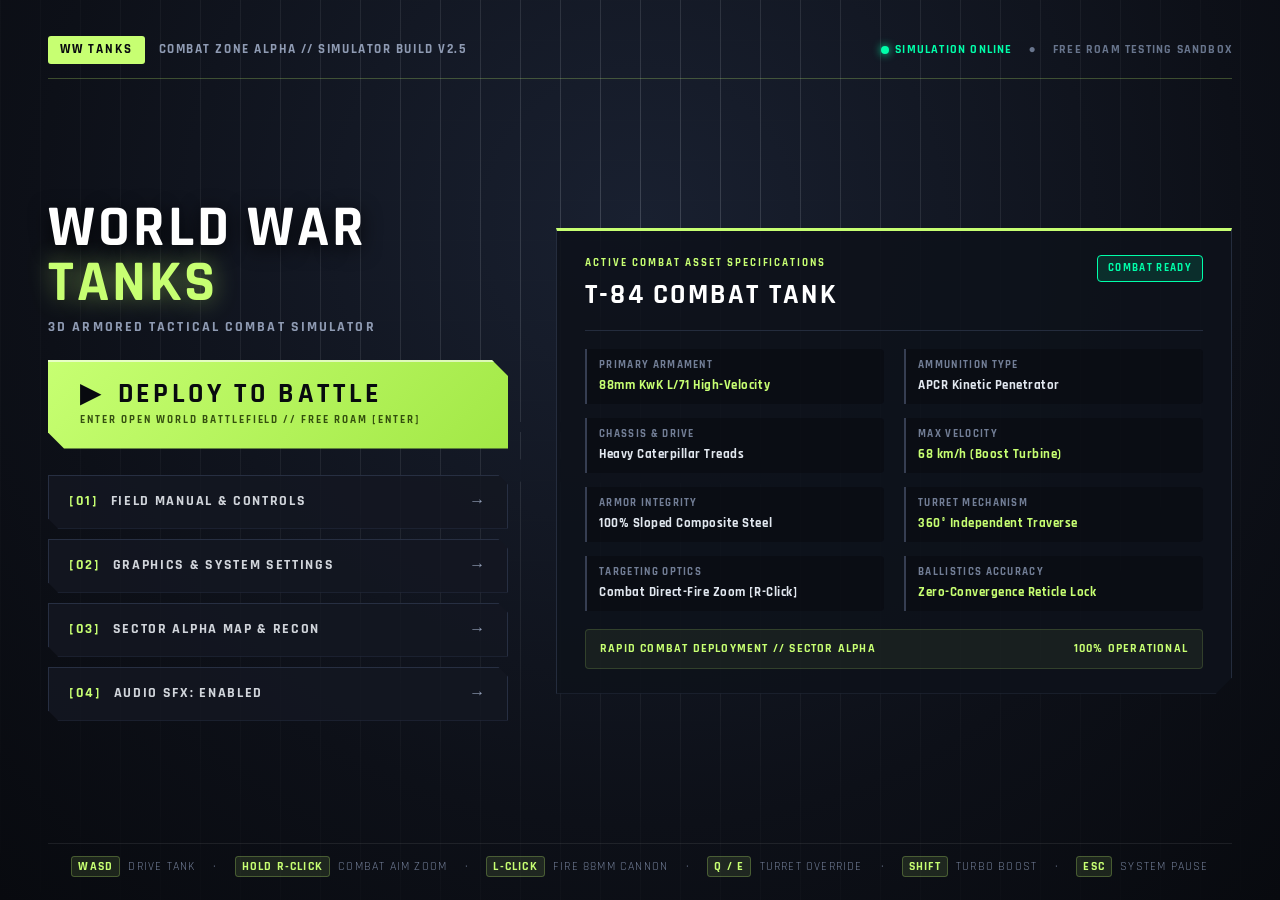
<file: index.html>
<!doctype html>
<html lang="en" data-ui-theme="light">

<head>
    <meta http-equiv="Cache-Control" content="no-cache, no-store, must-revalidate" />
    <meta http-equiv="Pragma" content="no-cache" />
    <meta http-equiv="Expires" content="0" />
  <script>
    (function () {
      window.__errors = [];
      window.addEventListener('error', function (e) {
        console.error('[CAPTURE-ERROR]', e.message, e.filename, e.lineno, e.error);
        window.__errors.push({ type: 'error', message: e.message, filename: e.filename, lineno: e.lineno, stack: e.error ? e.error.stack : null });
      });
      window.addEventListener('unhandledrejection', function (e) {
        console.error('[CAPTURE-REJECTION]', e.reason);
        window.__errors.push({ type: 'rejection', reason: String(e.reason), stack: e.reason ? (e.reason.stack || e.reason.message) : null });
      });
      const origFetch = window.fetch;
      window.fetch = async function (...args) {
        const res = await origFetch.apply(this, args);
        const origJson = res.json.bind(res);
        res.json = async function () {
          try {
            return await origJson();
          } catch (err) {
            console.error('[FETCH-JSON-FAIL]', args[0], err);
            window.__failedFetch = { url: args[0], status: res.status, err: err.message };
            throw err;
          }
        };
        return res;
      };
      const origParse = JSON.parse;
      JSON.parse = function (text, reviver) {
        try {
          return origParse.call(this, text, reviver);
        } catch (err) {
          console.error('[JSON-PARSE-FAIL]', text ? text.substring(0, 100) : text, err);
          window.__failedJsonParse = { text: text ? text.substring(0, 200) : text, err: err.message };
          throw err;
        }
      };
    })();
  </script>

  <meta charset="UTF-8" />
  <meta name="viewport" content="width=device-width, initial-scale=1.0, viewport-fit=cover" />
  <title>World War Tanks: 3D Armored Warfare</title>
  <link rel="canonical" href="https://longhoang-lyo.com/" />
  <link rel="alternate" hreflang="x-default" href="https://longhoang-lyo.com/" />
  <link rel="alternate" hreflang="en" href="https://longhoang-lyo.com/" />
  <meta name="description"
    content="World War Tanks 3D is an immersive armored warfare combat simulator featuring realistic track physics, 360-degree turret aiming, and open-world tactical exploration." />
  <meta name="author" content="WW Tanks Team" />
  <meta name="keywords"
    content="Tank Game, World War Tanks, Armored Warfare, Three.js, WebGL, 3D Game, Tank Simulator" />
  <meta name="robots" content="index, follow, max-image-preview:large, max-snippet:-1, max-video-preview:-1" />
  <meta name="google-site-verification" content="google7dbbbe643b465dba" />
  <meta name="mobile-web-app-capable" content="yes" />
  <meta name="apple-mobile-web-app-capable" content="yes" />
  <meta name="apple-mobile-web-app-status-bar-style" content="default" />
  <meta name="theme-color" content="#ffffff" />

  <!-- OpenGraph / Social -->
  <meta property="og:type" content="website" />
  <meta property="og:url" content="https://longhoang-lyo.com/" />
  <meta property="og:title" content="World War Tanks: 3D Armored Warfare" />
  <meta property="og:description" content="Immersive 3D armored combat simulator with realistic physics." />
  <meta property="og:image" content="https://longhoang-lyo.com/assets/meta/og-preview.png" />
  <meta property="og:image:width" content="1200" />
  <meta property="og:image:height" content="630" />
  <meta property="og:image:alt" content="World War Tanks 3D Combat Simulator Preview" />
  <meta property="og:site_name" content="World War Tanks 3D" />

  <!-- Twitter Cards -->
  <meta name="twitter:card" content="summary_large_image" />
  <meta name="twitter:site" content="@wwtanks_game" />
  <meta name="twitter:creator" content="@wwtanks_game" />
  <meta name="twitter:title" content="World War Tanks: 3D Armored Warfare" />
  <meta name="twitter:description" content="Immersive 3D armored combat simulator with realistic physics." />
  <meta name="twitter:image" content="https://longhoang-lyo.com/assets/meta/og-preview.png" />

  <!-- Favicon & Manifest Suite -->
  <link rel="icon" href="/favicon.ico" sizes="any" />
  <link rel="icon" type="image/svg+xml" href="/assets/elements/app-icon.svg" />
  <link rel="apple-touch-icon" sizes="180x180" href="/assets/elements/icon-192.png" />
  <link rel="manifest" href="/site.webmanifest" />
  <link rel="preload" as="image" href="/assets/elements/hud/title-intro.svg" fetchpriority="high" />

  <!-- Schema.org JSON-LD Structured Data -->
  <script type="application/ld+json">
    {
      "@context": "https://schema.org",
      "@type": "VideoGame",
      "name": "World War Tanks 3D: Armored Warfare",
      "description": "Immersive 3D armored combat simulator with realistic track physics, independent turret traversal, and open-world tactical gameplay.",
      "genre": ["Action", "Simulation", "Vehicle Combat"],
      "gamePlatform": ["Web Browser", "PC"]
    }
    </script>

  <style>


    *,
    *::before,
    *::after {
      box-sizing: border-box;
    }

    html {
      font-size: clamp(62.5%, 0.3125vw + 34.375%, 95%);
    }

    html,
    body {
      margin: 0;
      padding: 0;
      width: 100%;
      height: 100%;
      height: 100dvh;
      overflow: hidden !important;
      position: fixed;
      inset: 0;
      touch-action: none;
      -webkit-overflow-scrolling: touch;
      background-color: #0b0f15;
    }

    #webgl {
      position: fixed !important;
      inset: 0 !important;
      width: 100% !important;
      height: 100% !important;
      display: block !important;
      opacity: 1 !important;
      visibility: visible !important;
      z-index: 1 !important;
      touch-action: none;
    }

    .sr-only,
    .visually-hidden,
    .u-visually-hidden {
      position: absolute !important;
      width: 1px !important;
      height: 1px !important;
      padding: 0 !important;
      margin: -1px !important;
      overflow: hidden !important;
      clip: rect(0, 0, 0, 0) !important;
      clip-path: inset(50%) !important;
      white-space: nowrap !important;
      border: 0 !important;
    }

    .fonts-loader {
      position: absolute;
      width: 1px;
      height: 1px;
      overflow: hidden;
      opacity: 0;
      pointer-events: none;
    }

    .startup-intro {
      position: fixed;
      inset: 0;
      z-index: 999;
      pointer-events: none;
      background-color: transparent;
    }

    .startup-intro__title {
      position: absolute;
      bottom: 3rem;
      left: 3rem;
      width: clamp(48rem, 36vw, 60rem);
      aspect-ratio: 569 / 213;
      background: url("/assets/elements/hud/title-intro.svg") no-repeat left bottom / contain;
      margin: 0;
      z-index: 1;
      pointer-events: none;
      opacity: 1;
    }

    @media (orientation: portrait) {
      .startup-intro__title {
        position: absolute;
        top: max(2rem, var(--layout-safe-top, 2rem));
        bottom: auto;
        left: max(2rem, var(--layout-safe-left, 2rem));
        width: min(calc(100vw - 4rem), 44rem);
      }
    }

    .startup-intro__stage--loading {
      position: absolute;
      inset: 0;
      display: grid;
      place-items: center;
      z-index: 2;
      background-color: #ffffff;
      pointer-events: auto;
    }

    .startup-intro__loader-shell {
      display: flex;
      flex-direction: column;
      gap: 1.6rem;
      width: min(31.5rem, calc(100vw - 4rem));
      box-sizing: border-box;
    }

    .startup-intro__label-row {
      display: flex;
      align-items: center;
      justify-content: space-between;
      gap: 1.2rem;
      width: 100%;
      box-sizing: border-box;
    }

    .startup-intro__label {
      margin: 0;
      flex: 1;
      min-width: 0;
      white-space: nowrap;
      overflow: hidden;
      text-overflow: ellipsis;
      font-family: "Rajdhani", "Barlow Condensed", "Trebuchet MS", sans-serif !important; letter-spacing: 0.08em; text-transform: uppercase;
      font-size: 1.6rem;
      font-weight: 800;
      letter-spacing: 0.02em;
      line-height: 1;
      text-transform: uppercase;
      color: #11121a;
    }

    .startup-intro__spinner {
      position: relative;
      width: 3.5rem;
      height: 2.6rem;
      flex: 0 0 auto;
    }

    .startup-intro__spinner-icon {
      position: absolute;
      width: 2rem;
      height: 2rem;
      object-fit: contain;
    }

    .startup-intro__spinner-icon--left {
      top: 0;
      left: 0;
      transform-origin: 50% 50%;
      animation: startup-intro-spin-left 6s linear infinite;
    }

    .startup-intro__spinner-icon--right {
      right: 0;
      bottom: 0;
      transform-origin: 50% 50%;
      animation: startup-intro-spin-right 6s linear infinite;
    }

    @keyframes startup-intro-spin-left {
      from {
        transform: rotate(0deg);
      }

      to {
        transform: rotate(-360deg);
      }
    }

    @keyframes startup-intro-spin-right {
      from {
        transform: rotate(0deg);
      }

      to {
        transform: rotate(360deg);
      }
    }

    .startup-intro__progress {
      position: relative;
      width: 100%;
      height: 2.8rem;
      box-sizing: border-box;
    }

    .startup-intro__progress-svg {
      width: 100%;
      height: 100%;
      display: block;
    }

    .startup-intro__progress-svg use[id^="bar_"] {
      display: none;
    }

    @media (max-width: 48rem) {
      .startup-intro__loader-shell {
        width: min(30rem, calc(100vw - 4rem));
        gap: 1.2rem;
      }

      .startup-intro__label {
        font-size: 1.6rem;
      }
    }

    /* FPS Turret Sniper Scope Styling */
    body.fps-mode-active #aim-circle {
      width: 48px !important;
      height: 48px !important;
      transition: width 0.15s ease, height 0.15s ease;
    }

    body.fps-mode-active #aim-circle .aim-dot {
      background: #ff3344 !important;
      box-shadow: 0 0 8px rgba(255, 51, 68, 0.95) !important;
      width: 5px !important;
      height: 5px !important;
    }

    body.fps-mode-active #aim-circle .aim-part {
      background: rgba(0, 255, 170, 0.95) !important;
      box-shadow: 0 0 5px rgba(0, 255, 170, 0.8) !important;
    }

    body.fps-mode-active #aim-circle .aim-top {
      height: 14px !important;
    }

    body.fps-mode-active #aim-circle .aim-bottom {
      height: 14px !important;
    }

    body.fps-mode-active #aim-circle .aim-left {
      width: 14px !important;
    }

    body.fps-mode-active #aim-circle .aim-right {
      width: 14px !important;
    }
  
    /* Tactical HUD: only visible in-game */
    body.in-menu-mode #tank-hud,
    body.in-menu-mode #aim-circle,
    body.in-menu-mode #aim-required-alert,
    body.in-menu-mode #fps-mode-badge {
      display: none !important;
      visibility: hidden !important;
      pointer-events: none !important;
    }

    
    /* PERMANENT SUPPRESSION OF TUTORIAL CARDS & FLOATING NOTICES */
    .tutorial-card,
    .tutorial-card--desktop,
    .tutorial-card__panel,
    .tutorial-card__touch-body,
    .tutorial-card__content,
    .tutorial-card__keys,
    .tutorial-card__copy {
      display: none !important;
      opacity: 0 !important;
      visibility: hidden !important;
      pointer-events: none !important;
    }

    </style>
  <link rel="preconnect" href="https://fonts.googleapis.com" />
  <link rel="preconnect" href="https://fonts.gstatic.com" crossorigin />
  <link rel="preconnect" href="https://www.gstatic.com" crossorigin />
  
  <link href="https://fonts.googleapis.com/css2?family=Barlow:wght@400;500;600;700&display=swap" rel="stylesheet"
    media="print" onload="this.media='all'" />
  <noscript>
    <div
      style="padding: 2rem; color: #ffffff; background: #0c1118; font-family: sans-serif; max-width: 800px; margin: 0 auto;">
      <h1>World War Tanks: 3D Armored Warfare</h1>
      <p>A WebGL-enabled browser is required to play World War Tanks 3D.</p>
      <h2>Combat Controls</h2>
      <ul>
        <li><strong>W / S:</strong> Hull Treads Forward / Reverse</li>
        <li><strong>A / D:</strong> Neutral Pivot Steering Left / Right</li>
        <li><strong>Mouse:</strong> Turret Traverse & Camera Orbit</li>
        <li><strong>Space / Click:</strong> Fire Main Cannon</li>
        <li><strong>Shift:</strong> Boost Overdrive</li>
      </ul>
    </div>
  </noscript>
  <!-- Cloudflare Web Analytics -->
  <script>
    const host = window.location.hostname
    const isLocal =
      host === "localhost" ||
      host === "127.0.0.1" ||
      host === "[::1]" ||
      host.endsWith(".local") ||
      /^10\.\d+\.\d+\.\d+$/.test(host) ||
      /^192\.168\.\d+\.\d+$/.test(host) ||
      /^172\.(1[6-9]|2\d|3[0-1])\.\d+\.\d+$/.test(host)
    const isPreview =
      host.endsWith(".pages.dev") && host !== "long-hoang-portfolio.pages.dev"

    if (!isLocal && !isPreview) {
      const s = document.createElement("script")
      s.defer = true
      s.src = "https://static.cloudflareinsights.com/beacon.min.js"
      s.setAttribute(
        "data-cf-beacon",
        '{"token": "ac46163c5b574a99a1c7b91dee848b37", "spa": true}',
      )
      document.head.appendChild(s)
    }
  </script>
  <!-- End Cloudflare Web Analytics -->
  <script type="module" crossorigin src="/assets/vYUQZzfX.js?v=3.4.0"></script>
  <link rel="modulepreload" crossorigin href="/assets/C0xwqhbh.js">
  <link rel="modulepreload" crossorigin href="/assets/DrDnj3Lb.js">
  <link rel="modulepreload" crossorigin href="/assets/BW6YWG0R.js">
  <link rel="modulepreload" crossorigin href="/assets/Co_82n2H.js">
  <link rel="modulepreload" crossorigin href="/assets/t1WzwXnd.js">
  <link rel="modulepreload" crossorigin href="/assets/D9JAKPuk.js">
  <link rel="modulepreload" crossorigin href="/assets/CozVMRND.js">
  <link rel="modulepreload" crossorigin href="/assets/DADMk73e.js">
  <link rel="stylesheet" crossorigin href="/assets/BcJjgNcx.css">

  <style id="tank-game-hud-style">
    /* Hide portfolio banners and promotional artifacts */
    [aria-label*="Skip gameplay"],
    [aria-label*="Open About Me"],
    [aria-label*="preview my projects"] {
      display: none !important;
    }

    /* World War Tank Combat HUD */
    #tank-hud {
      position: fixed;
      inset: 0;
      pointer-events: none;
      z-index: 100;
      font-family: "Rajdhani", "Barlow Condensed", "Inter", -apple-system, BlinkMacSystemFont, "Segoe UI", Roboto, sans-serif;
      color: #ffffff;
      user-select: none;
    }

    /* World War Tanks Precision Combat Crosshair */
    #aim-circle {
      position: fixed !important;
      top: 50% !important;
      left: 50% !important;
      transform: translate(-50%, -50%) !important;
      width: 32px !important;
      height: 32px !important;
      pointer-events: none !important;
      display: block !important;
      z-index: 99999 !important;
      opacity: 0.92 !important;
      transition: opacity 0.2s ease, width 0.15s ease, height 0.15s ease;
    }

    body.aim-mode-active #aim-circle {
      opacity: 1.0 !important;
      width: 38px !important;
      height: 38px !important;
    }

    #aim-circle .aim-visual {
      position: relative !important;
      width: 100% !important;
      height: 100% !important;
    }

    #aim-circle .aim-dot {
      position: absolute !important;
      top: 50% !important;
      left: 50% !important;
      width: 5px !important;
      height: 5px !important;
      background: #00ffaa !important;
      border-radius: 50% !important;
      transform: translate(-50%, -50%) !important;
      box-shadow: 0 0 6px rgba(0, 255, 170, 0.95), 0 0 2px #000000 !important;
      border: none !important;
      opacity: 1 !important;
      display: block !important;
    }

    body.aim-mode-active #aim-circle .aim-dot {
      background: #ff3344 !important;
      box-shadow: 0 0 10px rgba(255, 51, 68, 1.0), 0 0 2px #000000 !important;
    }

    #aim-circle .aim-part {
      position: absolute !important;
      background: #ffffff !important;
      box-shadow: 0 0 2px #000000, 0 0 4px rgba(0, 0, 0, 0.8) !important;
      background-image: none !important;
      border-radius: 1px !important;
    }

    body.aim-mode-active #aim-circle .aim-part {
      background: #00ffaa !important;
      box-shadow: 0 0 6px rgba(0, 255, 170, 0.9), 0 0 2px #000000 !important;
    }

    #aim-circle .aim-top {
      top: 0px !important;
      left: 50% !important;
      transform: translateX(-50%) !important;
      width: 2px !important;
      height: 8px !important;
    }

    #aim-circle .aim-bottom {
      bottom: 0px !important;
      left: 50% !important;
      transform: translateX(-50%) !important;
      width: 2px !important;
      height: 8px !important;
    }

    #aim-circle .aim-left {
      left: 0px !important;
      top: 50% !important;
      transform: translateY(-50%) !important;
      width: 8px !important;
      height: 2px !important;
    }

    #aim-circle .aim-right {
      right: 0px !important;
      top: 50% !important;
      transform: translateY(-50%) !important;
      width: 8px !important;
      height: 2px !important;
    }

    #aim-circle .aim-kill,
    #aim-circle .aim-kill-part,
    #aim-circle .aim-grab-mode-wrapper,
    .tank-crosshair {
      display: none !important;
    }

    /* Completely eliminate all storytelling, case-study, tutorial, and portfolio elements */
    .tutorial-card,
    .tutorial-layer,
    #tutorial-layer,
    .action-point,
    .action-point-layer,
    .case-study-page,
    .case-study-page__images-column,
    .case-study-page__sidebar,
    .case-study-page__toc-bg,
    .case-study-page__toc-surface,
    .about-page,
    .statue-page,
    .hanzii-page,
    .touch-map-button,
    .grab-mode-bottom-hud,
    .grab-mode-pill,
    .email-popup,
    .submit-item-popup {
      display: none !important;
      opacity: 0 !important;
      visibility: hidden !important;
      pointer-events: none !important;
    }


    /* Top Header Banner */
    .tank-top-bar {
      position: absolute;
      top: 16px;
      left: 50%;
      transform: translateX(-50%);
      display: flex;
      align-items: center;
      gap: 16px;
      background: rgba(15, 20, 28, 0.75);
      border: 1px solid rgba(0, 255, 170, 0.35);
      border-radius: 6px;
      padding: 6px 20px;
      /* backdrop-filter optimized */
      font-size: 13px;
      font-weight: 700;
      letter-spacing: 0.12em;
      text-transform: uppercase;
    }

    .tank-top-bar .badge {
      background: #00ffaa;
      color: #0b0f15;
      padding: 2px 8px;
      border-radius: 3px;
      font-weight: 800;
    }

    /* Bottom Left: Vehicle Status & Hull Compass */
    .tank-status-panel {
      position: absolute;
      bottom: 24px;
      left: 24px;
      width: 280px;
      background: rgba(12, 17, 24, 0.85);
      border: 1px solid rgba(255, 255, 255, 0.15);
      border-left: 4px solid #00ffaa;
      border-radius: 8px;
      padding: 16px;
      /* backdrop-filter optimized */
      box-shadow: 0 8px 32px rgba(0, 0, 0, 0.4);
    }

    .tank-status-title {
      display: flex;
      justify-content: space-between;
      align-items: center;
      margin-bottom: 8px;
      font-size: 14px;
      font-weight: 800;
      letter-spacing: 0.08em;
      color: #00ffaa;
    }

    .tank-hp-bar-shell {
      width: 100%;
      height: 12px;
      background: rgba(255, 255, 255, 0.1);
      border-radius: 3px;
      overflow: hidden;
      margin-bottom: 8px;
    }

    .tank-hp-fill {
      width: 100%;
      height: 100%;
      background: linear-gradient(90deg, #00ffaa, #00bfff);
      transition: width 0.3s ease;
    }

    .tank-telemetry-row {
      display: flex;
      justify-content: space-between;
      font-size: 12px;
      color: #a0aec0;
      font-weight: 600;
    }

    .tank-telemetry-value {
      font-size: 16px;
      font-weight: 800;
      color: #ffffff;
    }

    /* Bottom Right: Weapon & Munitions Tray */
    .tank-weapon-panel {
      position: absolute;
      bottom: 24px;
      right: 24px;
      width: 260px;
      background: rgba(12, 17, 24, 0.85);
      border: 1px solid rgba(255, 255, 255, 0.15);
      border-right: 4px solid #00d4ff;
      border-radius: 8px;
      padding: 16px;
      /* backdrop-filter optimized */
      box-shadow: 0 8px 32px rgba(0, 0, 0, 0.4);
      text-align: right;
    }

    .tank-weapon-name {
      font-size: 14px;
      font-weight: 800;
      color: #00d4ff;
      letter-spacing: 0.06em;
      margin-bottom: 4px;
    }

    .tank-status-ready {
      font-size: 13px;
      font-weight: 700;
      color: #00ffaa;
      margin-bottom: 8px;
    }

    .tank-ammo-counts {
      display: flex;
      justify-content: flex-end;
      gap: 16px;
      font-size: 12px;
      color: #cbd5e0;
    }

    /* Controls guide bottom bar */
    .tank-controls-bar {
      position: absolute;
      bottom: 12px;
      left: 50%;
      transform: translateX(-50%);
      font-size: 11px;
      color: rgba(255, 255, 255, 0.8);
      background: rgba(17, 18, 26, 0.85);
      border: 1px solid #272935;
      padding: 5px 16px;
      border-radius: 20px;
      letter-spacing: 0.06em;
      white-space: nowrap;
      z-index: 100;
    }

    .tank-controls-bar span {
      color: #00ffaa;
      font-weight: 700;
    }
  
            /* =========================================================
       PHYSICAL IN-GAME TACTICAL HARDWARE CURSOR
       ========================================================= */
    /* AUTHENTIC HARDWARE-ACCELERATED IN-GAME TACTICAL CURSOR */
    body.in-menu-mode,
    body.in-menu-mode *,
    #game-home-screen,
    #game-home-screen *,
    .menu-modal-overlay,
    .menu-modal-overlay * {
      cursor: url("data:image/svg+xml,%3Csvg xmlns='http://www.w3.org/2000/svg' width='28' height='28' viewBox='0 0 28 28'%3E%3Cpolygon points='1,1 1,22 7,16 11,26 15,24 11,15 19,15' fill='%23c7ff72' stroke='%23000' stroke-width='1.5' stroke-linejoin='round' filter='drop-shadow(0 2px 4px rgba(0,0,0,0.8))'/%3E%3Cpolygon points='3,4 3,17 7,13 10,21 12,20 9,13 15,13' fill='%2300ffaa' opacity='0.7'/%3E%3Ccircle cx='2' cy='2' r='1.5' fill='%23ffffff'/%3E%3C/svg%3E") 1 1, default !important;
    }

    body.in-menu-mode button,
    body.in-menu-mode a,
    body.in-menu-mode input,
    body.in-menu-mode select,
    body.in-menu-mode .btn-deck-deploy,
    body.in-menu-mode .btn-deck-action,
    body.in-menu-mode .preset-card,
    body.in-menu-mode .settings-tab-btn,
    body.in-menu-mode .opt-btn,
    body.in-menu-mode .menu-modal-close,
    body.in-menu-mode [role="button"],
    #game-home-screen button,
    #game-home-screen [role="button"],
    .menu-modal-overlay button,
    .menu-modal-overlay [role="button"],
    .menu-modal-overlay input,
    .menu-modal-overlay select {
      cursor: url("data:image/svg+xml,%3Csvg xmlns='http://www.w3.org/2000/svg' width='28' height='28' viewBox='0 0 28 28'%3E%3Cpolygon points='1,1 1,22 7,16 11,26 15,24 11,15 19,15' fill='%2300ffaa' stroke='%23000' stroke-width='1.5' stroke-linejoin='round' filter='drop-shadow(0 2px 4px rgba(0,0,0,0.8))'/%3E%3Cpolygon points='3,4 3,17 7,13 10,21 12,20 9,13 15,13' fill='%23ffffff' opacity='0.8'/%3E%3Ccircle cx='2' cy='2' r='1.5' fill='%23ffffff'/%3E%3C/svg%3E") 1 1, pointer !important;
    }

/* =========================================================
       CUSTOM TACTICAL IN-GAME CURSOR & SETTINGS SYSTEM
       ========================================================= */
    

    

    /* In-game Live FPS Badge */
    #live-fps-badge {
      display: inline-flex;
      align-items: center;
      gap: 6px;
      padding: 4px 10px;
      background: #11121a;
      border: 1px solid #272935;
      border-radius: 999px;
      color: #c7ff72;
      font-family: monospace;
      font-size: 11px;
      font-weight: 800;
      letter-spacing: 0.05em;
    }

    /* Pause Menu Header Return Button */
    #btn-return-menu {
      position: fixed;
      top: 18px;
      left: 18px;
      z-index: 999;
      background: #11121a;
      border: 1px solid #272935;
      color: #c7ff72;
      padding: 8px 16px;
      font-family: "Rajdhani", "Barlow Condensed", -apple-system, sans-serif;
      font-size: 12px;
      font-weight: 800;
      letter-spacing: 0.08em;
      border-radius: 6px;
      cursor: pointer;
      transition: all 0.15s ease;
      display: flex;
      align-items: center;
      gap: 6px;
    }

    #btn-return-menu:hover {
      background: #191b24;
      border-color: #c7ff72;
      box-shadow: 0 0 12px rgba(199, 255, 114, 0.25);
    }

    /* Settings Modal Navigation Tabs */
    .settings-tabs-bar {
      display: grid;
      grid-template-columns: repeat(4, 1fr);
      gap: 8px;
      border-bottom: 2px solid #272935;
      padding-bottom: 12px;
      margin-bottom: 16px;
      overflow: visible;
    }

    .settings-tab-btn {
      background: #11121a;
      border: 1px solid #272935;
      color: #8f93a5;
      font-family: "Rajdhani", "Barlow Condensed", sans-serif;
      font-size: 13px;
      font-weight: 700;
      letter-spacing: 0.08em;
      letter-spacing: 0.05em;
      text-transform: uppercase;
      padding: 10px 6px;
      border-radius: 6px;
      transition: all 0.15s ease;
      white-space: nowrap;
      display: flex;
      align-items: center;
      justify-content: center;
      box-sizing: border-box;
      width: 100%;
    }

    .settings-tab-btn:hover {
      color: #ffffff;
      border-color: #393b49;
    }

    .settings-tab-btn.active {
      background: #191b24;
      border-color: #c7ff72;
      color: #c7ff72;
      box-shadow: 0 0 12px rgba(199, 255, 114, 0.15);
    }

    .settings-tab-pane {
      display: none;
      flex-direction: column;
      gap: 14px;
    }

    .settings-tab-pane.active {
      display: flex;
    }

    /* Settings Rows & Pill Buttons */
    .setting-row {
      display: flex;
      flex-direction: column;
      gap: 6px;
      padding: 12px 14px;
      background: #11121a;
      border: 1px solid #202330;
      border-radius: 8px;
    }

    .setting-label-row {
      display: flex;
      justify-content: space-between;
      align-items: center;
    }

    .setting-title {
      font-family: "Rajdhani", "Barlow Condensed", sans-serif;
      font-size: 14px;
      font-weight: 700;
      letter-spacing: 0.08em;
      color: #dfdfe2;
      text-transform: uppercase;
      display: flex;
      align-items: center;
      gap: 8px;
    }

    .setting-current-val {
      font-size: 11px;
      font-weight: 800;
      color: #c7ff72;
      letter-spacing: 0.06em;
    }

    .setting-desc {
      font-size: 11px;
      color: #686a77;
      margin: 0;
      line-height: 1.4;
    }

    .opt-btn-group {
      display: flex;
      gap: 6px;
      flex-wrap: wrap;
      margin-top: 4px;
    }

    .opt-btn {
      padding: 6px 14px;
      background: #191b24;
      border: 1px solid #272935;
      color: #8f93a5;
      border-radius: 6px;
      font-family: "Rajdhani", "Barlow Condensed", sans-serif;
      font-size: 13px;
      font-weight: 700;
      letter-spacing: 0.08em;
      letter-spacing: 0.08em;
      text-transform: uppercase;
      transition: all 0.12s ease;
    }

    .opt-btn:hover {
      border-color: #393b49;
      color: #dfdfe2;
    }

    .opt-btn.active {
      background: rgba(199, 255, 114, 0.12);
      border-color: #c7ff72;
      color: #c7ff72;
      box-shadow: 0 0 10px rgba(199, 255, 114, 0.2);
    }

    .preset-card-group {
      display: grid;
      grid-template-columns: repeat(4, 1fr);
      gap: 8px;
      margin-top: 4px;
    }

    .preset-card {
      background: #11121a;
      border: 2px solid #272935;
      border-radius: 8px;
      padding: 10px 8px;
      display: flex;
      flex-direction: column;
      align-items: center;
      gap: 4px;
      cursor: pointer;
      transition: all 0.15s ease;
      text-align: center;
    }

    .preset-card:hover {
      border-color: #393b49;
      transform: translateY(-2px);
    }

    .preset-card.active {
      border-color: #c7ff72;
      background: rgba(199, 255, 114, 0.08);
      box-shadow: 0 0 16px rgba(199, 255, 114, 0.2);
    }

    .preset-name {
      font-family: "Rajdhani", "Barlow Condensed", sans-serif !important;
      font-size: 16px;
      font-weight: 800;
      letter-spacing: 0.1em;
      text-transform: uppercase;
      letter-spacing: 0.05em;
      color: #ffffff;
    }

    .preset-card.active .preset-name {
      color: #c7ff72;
    }

    .preset-sub {
      font-size: 10px;
      color: #686a77;
      font-weight: 700;
    }

    /* Sliders */
    .setting-slider {
      width: 100%;
      height: 6px;
      background: #272935;
      border-radius: 3px;
      outline: none;
      -webkit-appearance: none;
      margin-top: 6px;
    }

    .setting-slider::-webkit-slider-thumb {
      -webkit-appearance: none;
      width: 18px;
      height: 18px;
      background: #c7ff72;
      border: 2px solid #11121a;
      border-radius: 50%;
      cursor: pointer;
      box-shadow: 0 0 8px rgba(199, 255, 114, 0.4);
    }

/* =========================================================
       WORLD WAR TANKS: 3D ARMORED WARFARE - AUTHENTIC HOME SCREEN
       ========================================================= */
    /* =========================================================
       AUTHENTIC AAA VIDEO GAME COMMAND DECK & HOME SCREEN
       ========================================================= */
    #game-home-screen {
      position: fixed !important;
      inset: 0 !important;
      z-index: 100000 !important;
      display: flex !important;
      flex-direction: column !important;
      justify-content: space-between !important;
      align-items: center !important;
      padding: 36px 48px 24px 48px !important;
      box-sizing: border-box !important;
      pointer-events: auto !important;
      /* Genuine AAA Military Dark Slate Steel & Tactical Vignette */
      background: 
        radial-gradient(circle at 50% 25%, rgba(28, 36, 54, 0.85) 0%, rgba(13, 16, 24, 0.98) 65%, #080a0f 100%),
        linear-gradient(rgba(199, 255, 114, 0.03) 1px, transparent 1px),
        linear-gradient(90deg, rgba(199, 255, 114, 0.03) 1px, #080a0f 1px) !important;
      background-size: 100% 100%, 40px 40px, 40px 40px !important;
      opacity: 1;
      visibility: visible;
      transition: opacity 0.35s cubic-bezier(0.16, 1, 0.3, 1), visibility 0.35s ease;
      font-family: "Rajdhani", "Barlow Condensed", sans-serif;
      user-select: none;
      overflow: hidden;
    }

    #game-home-screen.menu-hidden {
      opacity: 0 !important;
      visibility: hidden !important;
      pointer-events: none !important;
    }

    /* Top Command Header */
    .deck-top-bar {
      width: 100%;
      max-width: 1320px;
      display: flex;
      justify-content: space-between;
      align-items: center;
      border-bottom: 1px solid rgba(199, 255, 114, 0.25);
      padding-bottom: 14px;
      box-sizing: border-box;
    }

    .deck-brand {
      display: flex;
      align-items: center;
      gap: 14px;
    }

    .deck-badge {
      padding: 4px 12px;
      background: #c7ff72;
      color: #080a0f;
      font-size: 13px;
      font-weight: 800;
      letter-spacing: 0.14em;
      border-radius: 3px;
    }

    .deck-sector {
      font-size: 13px;
      font-weight: 700;
      color: #8f9bb3;
      letter-spacing: 0.12em;
      text-transform: uppercase;
    }

    .deck-telemetry {
      display: flex;
      align-items: center;
      gap: 16px;
      font-size: 12px;
      font-weight: 700;
      letter-spacing: 0.1em;
      color: #68758d;
    }

    .deck-status-active {
      color: #00ffaa;
      display: flex;
      align-items: center;
      gap: 6px;
    }

    .deck-status-active::before {
      content: "";
      width: 8px;
      height: 8px;
      background: #00ffaa;
      border-radius: 50%;
      box-shadow: 0 0 8px #00ffaa;
      animation: status-blink 2s infinite ease-in-out;
    }

    @keyframes status-blink {
      0%, 100% { opacity: 1; transform: scale(1); }
      50% { opacity: 0.4; transform: scale(0.85); }
    }

    /* Main Deck Layout: 2 High-Tech Columns */
    .deck-body {
      width: 100%;
      max-width: 1320px;
      display: grid;
      grid-template-columns: 460px 1fr;
      gap: 48px;
      align-items: center;
      margin: auto 0;
    }

    /* Left Column: Command & Deploy */
    .deck-left-col {
      display: flex;
      flex-direction: column;
      gap: 22px;
    }

    .deck-hero-title {
      font-family: "Rajdhani", "Barlow Condensed", sans-serif;
      font-size: 58px;
      font-weight: 900;
      line-height: 0.95;
      letter-spacing: 0.05em;
      color: #ffffff;
      text-transform: uppercase;
      text-shadow: 0 4px 20px rgba(0, 0, 0, 0.9);
      margin: 0;
    }

    .deck-hero-title span {
      color: #c7ff72;
      text-shadow: 0 0 24px rgba(199, 255, 114, 0.45);
    }

    .deck-hero-sub {
      font-size: 14px;
      font-weight: 700;
      color: #8f9bb3;
      letter-spacing: 0.15em;
      text-transform: uppercase;
      margin-top: 6px;
    }

    /* Massive Primary DEPLOY CTA Button */
    .btn-deck-deploy {
      position: relative;
      width: 100%;
      padding: 20px 32px;
      background: linear-gradient(135deg, #c7ff72 0%, #a2e846 100%);
      color: #080a0f;
      border: none;
      clip-path: polygon(0 0, calc(100% - 16px) 0, 100% 16px, 100% 100%, 16px 100%, 0 calc(100% - 16px));
      font-family: "Rajdhani", "Barlow Condensed", sans-serif;
      font-size: 26px;
      font-weight: 900;
      letter-spacing: 0.14em;
      text-transform: uppercase;
      cursor: pointer;
      display: flex;
      flex-direction: column;
      align-items: flex-start;
      gap: 4px;
      box-shadow: 0 8px 32px rgba(199, 255, 114, 0.3), inset 0 2px 0 rgba(255, 255, 255, 0.6);
      transition: all 0.15s ease;
      overflow: hidden;
    }

    .btn-deck-deploy:hover {
      background: linear-gradient(135deg, #d8ff8a 0%, #b4f757 100%);
      transform: translateY(-2px);
      box-shadow: 0 12px 40px rgba(199, 255, 114, 0.5), inset 0 2px 0 rgba(255, 255, 255, 0.8);
    }

    .btn-deck-deploy:active {
      transform: translateY(2px);
      box-shadow: 0 4px 16px rgba(199, 255, 114, 0.3);
    }

    .btn-deploy-main {
      display: flex;
      align-items: center;
      gap: 12px;
      font-size: 28px;
      line-height: 1;
    }

    .btn-deploy-sub {
      font-size: 11px;
      font-weight: 800;
      letter-spacing: 0.18em;
      color: #1e3302;
      opacity: 0.85;
    }

    /* Tactical Action Buttons */
    .deck-actions-list {
      display: flex;
      flex-direction: column;
      gap: 10px;
      margin-top: 4px;
    }

    .btn-deck-action {
      width: 100%;
      padding: 14px 20px;
      background: rgba(19, 23, 34, 0.85);
      border: 1px solid #272f42;
      clip-path: polygon(0 0, calc(100% - 10px) 0, 100% 10px, 100% 100%, 10px 100%, 0 calc(100% - 10px));
      color: #d1d5db;
      font-family: "Rajdhani", "Barlow Condensed", sans-serif;
      font-size: 14px;
      font-weight: 700;
      letter-spacing: 0.12em;
      text-transform: uppercase;
      display: flex;
      justify-content: space-between;
      align-items: center;
      cursor: pointer;
      transition: all 0.12s ease;
    }

    .btn-deck-action:hover {
      background: #1b2130;
      border-color: #c7ff72;
      color: #ffffff;
      transform: translateX(4px);
      box-shadow: 0 0 16px rgba(199, 255, 114, 0.15);
    }

    .action-num {
      color: #c7ff72;
      font-weight: 800;
      margin-right: 12px;
    }

    .action-arrow {
      color: #8f9bb3;
      font-size: 16px;
      transition: transform 0.12s ease;
    }

    .btn-deck-action:hover .action-arrow {
      color: #c7ff72;
      transform: translateX(4px);
    }

    /* Right Column: Tactical Armor Spec Sheet & Hologram */
    .deck-right-col {
      display: flex;
      flex-direction: column;
    }

    .tactical-spec-card {
      background: rgba(14, 18, 27, 0.92);
      border: 1px solid #242c3d;
      border-top: 3px solid #c7ff72;
      clip-path: polygon(0 0, 100% 0, 100% calc(100% - 16px), calc(100% - 16px) 100%, 0 100%);
      padding: 24px 28px;
      display: flex;
      flex-direction: column;
      gap: 18px;
      box-shadow: 0 16px 48px rgba(0, 0, 0, 0.7);
    }

    .spec-header {
      display: flex;
      justify-content: space-between;
      align-items: flex-start;
      border-bottom: 1px solid #242c3d;
      padding-bottom: 14px;
    }

    .spec-asset-tag {
      font-size: 11px;
      font-weight: 800;
      color: #c7ff72;
      letter-spacing: 0.18em;
      text-transform: uppercase;
    }

    .spec-asset-name {
      font-size: 28px;
      font-weight: 900;
      color: #ffffff;
      letter-spacing: 0.08em;
      margin-top: 2px;
    }

    .spec-status-pill {
      padding: 4px 10px;
      background: rgba(0, 255, 170, 0.12);
      border: 1px solid #00ffaa;
      border-radius: 4px;
      color: #00ffaa;
      font-size: 11px;
      font-weight: 800;
      letter-spacing: 0.12em;
    }

    /* Telemetry Grid */
    .spec-grid {
      display: grid;
      grid-template-columns: repeat(2, 1fr);
      gap: 14px 20px;
    }

    .spec-item {
      display: flex;
      flex-direction: column;
      gap: 3px;
      background: rgba(8, 10, 15, 0.55);
      border-left: 2px solid #363e52;
      padding: 8px 12px;
      border-radius: 0 4px 4px 0;
      min-width: 0;
    }

    .spec-label {
      font-size: 11px;
      font-weight: 800;
      color: #727e96;
      letter-spacing: 0.12em;
      text-transform: uppercase;
    }

    .spec-value {
      font-size: 13px;
      font-weight: 700;
      color: #e2e8f0;
      letter-spacing: 0.04em;
      white-space: nowrap;
      overflow: hidden;
      text-overflow: ellipsis;
    }

    .spec-value.highlight {
      color: #c7ff72;
    }

    .spec-footer-bar {
      display: flex;
      justify-content: space-between;
      align-items: center;
      background: rgba(199, 255, 114, 0.06);
      border: 1px solid rgba(199, 255, 114, 0.15);
      padding: 10px 14px;
      border-radius: 4px;
      font-size: 12px;
      font-weight: 800;
      color: #c7ff72;
      letter-spacing: 0.1em;
    }

        @media (max-width: 1200px) {
      .deck-body {
        grid-template-columns: 380px 1fr !important;
        gap: 24px !important;
      }
      .deck-hero-title {
        font-size: 44px !important;
      }
      .spec-asset-name {
        font-size: 22px !important;
      }
      .spec-grid {
        gap: 10px 14px !important;
      }
    }

    @media (max-height: 800px) {
      #game-home-screen {
        padding: 18px 36px 14px 36px !important;
      }
      .deck-hero-title {
        font-size: 40px !important;
      }
      .btn-deck-deploy {
        padding: 14px 24px !important;
      }
      .btn-deck-action {
        padding: 10px 16px !important;
      }
      .tactical-spec-card {
        padding: 16px 20px !important;
        gap: 12px !important;
      }
    }

    /* Bottom Command Deck Footer */
    .deck-footer {
      width: 100%;
      max-width: 1320px;
      display: flex;
      justify-content: center;
      align-items: center;
      gap: 18px;
      border-top: 1px solid rgba(255, 255, 255, 0.08);
      padding-top: 14px;
      font-size: 12px;
      color: #717d96;
      letter-spacing: 0.1em;
      text-transform: uppercase;
      box-sizing: border-box;
      flex-wrap: wrap;
    }

    .deck-footer span {
      color: #c7ff72;
      font-weight: 800;
      background: rgba(199, 255, 114, 0.1);
      border: 1px solid rgba(199, 255, 114, 0.25);
      padding: 2px 6px;
      border-radius: 3px;
      margin-right: 4px;
    }

    /* In-game return to menu button */
    #btn-return-menu {
      position: fixed;
      top: 18px;
      left: 20px;
      z-index: 9999;
      background: rgba(25, 27, 36, 0.85);
      border: 1px solid #272935;
      color: #dfdfe2;
      font-family: "Rajdhani", "Barlow Condensed", sans-serif;
      font-size: 13px;
      font-weight: 700;
      letter-spacing: 0.08em;
      letter-spacing: 0.12em;
      padding: 8px 14px;
      border-radius: 6px;
      cursor: pointer;
      display: none;
      /* backdrop-filter optimized */
      transition: border-color 0.15s ease, color 0.15s ease;
    }

    #btn-return-menu:hover {
      border-color: #c7ff72;
      color: #c7ff72;
    }

    /* Modal Styling */
    .menu-modal-overlay {
      position: fixed;
      inset: 0;
      z-index: 1000000;
      background: rgba(10, 12, 18, 0.82);
      /* backdrop-filter optimized */
      display: flex;
      align-items: center;
      justify-content: center;
      padding: 24px;
      opacity: 0;
      visibility: hidden;
      pointer-events: none;
      transition: opacity 0.25s ease, visibility 0.25s ease;
    }

    .menu-modal-overlay.active {
      opacity: 1;
      visibility: visible;
      pointer-events: auto;
    }

    .menu-modal {
      background: #191b24;
      border: 2px solid #272935;
      border-radius: 12px;
      width: 100%;
      max-width: 560px;
      padding: 28px 32px;
      box-shadow: 0 20px 48px rgba(0, 0, 0, 0.75);
      display: flex;
      flex-direction: column;
      gap: 20px;
      color: #dfdfe2;
      font-family: "Rajdhani", "Barlow Condensed", -apple-system, sans-serif;
      box-sizing: border-box;
      scrollbar-width: thin;
      scrollbar-color: #272935 #11121a;
    }

    .menu-modal::-webkit-scrollbar {
      width: 6px;
    }
    .menu-modal::-webkit-scrollbar-track {
      background: #11121a;
      border-radius: 4px;
    }
    .menu-modal::-webkit-scrollbar-thumb {
      background: #272935;
      border-radius: 4px;
    }
    .menu-modal::-webkit-scrollbar-thumb:hover {
      background: #c7ff72;
    }

    .menu-modal-header {
      display: flex;
      justify-content: space-between;
      align-items: center;
      border-bottom: 1px solid #272935;
      padding-bottom: 14px;
    }

    .menu-modal-title {
      font-family: "Rajdhani", "Barlow Condensed", "Trebuchet MS", sans-serif !important; letter-spacing: 0.08em; text-transform: uppercase;
      font-size: 22px;
      letter-spacing: 0.04em;
      color: #c7ff72;
      margin: 0;
    }

    .menu-modal-close {
      background: none;
      border: none;
      color: #8f93a5;
      font-size: 22px;
      cursor: pointer;
      padding: 4px 8px;
      line-height: 1;
    }

    .menu-modal-close:hover {
      color: #ffffff;
    }

    .modal-controls-grid {
      display: grid;
      grid-template-columns: 140px 1fr;
      gap: 12px 18px;
      align-items: center;
      font-size: 13px;
    }

    .modal-controls-grid strong {
      color: #c7ff72;
      font-family: "Rajdhani", "Barlow Condensed", -apple-system, sans-serif;
      font-weight: 800;
      letter-spacing: 0.06em;
    }

    .modal-controls-grid div:nth-child(even) {
      color: #dfdfe2;
    }
    

    /* Hide combat HUD elements while on Menu Screen */
    body.in-menu-mode .tank-top-bar,
    body.in-menu-mode .tank-status-panel,
    body.in-menu-mode .tank-weapon-panel,
    body.in-menu-mode .tank-controls-bar,
    body.in-menu-mode #aim-circle,
    body.in-menu-mode #fps-mode-badge,
    body.in-menu-mode #aim-required-alert { display: none !important; opacity: 0 !important; pointer-events: none !important; 
      display: none !important;
    }

    </style>

  <!-- Military & Tactical AAA Game Typography (Rajdhani, Barlow Condensed, Inter) -->
  <link rel="preconnect" href="https://fonts.googleapis.com" />
  <link rel="preconnect" href="https://fonts.gstatic.com" crossorigin />
  <link href="https://fonts.googleapis.com/css2?family=Barlow+Condensed:ital,wght@0,600;0,700;0,800;0,900;1,700&family=Rajdhani:wght@600;700;800&family=Inter:wght@400;500;600;700;800&display=swap" rel="stylesheet" />
</head>

<body>
  <div class="js-fonts-loader fonts-loader">
    <div class="font rajdhani" data-font="700 20px Rajdhani">&nbsp;</div>
    <div class="font barlow" data-font="400 20px Barlow">&nbsp;</div>
  </div>
  <div id="startup-intro" class="startup-intro" data-state="LOADING">
    <div class="startup-intro__title" role="img" aria-label="WORLD WAR TANKS 3D"></div>
    <div class="startup-intro__stage startup-intro__stage--loading">
      <div class="startup-intro__loader-shell">
        <div class="startup-intro__label-row">
          <p id="startup-loader-label" class="startup-intro__label" aria-live="polite">PREPARING RENDERER...</p>
          <div class="startup-intro__spinner">
            <img class="startup-intro__spinner-icon startup-intro__spinner-icon--left"
              src="/assets/elements/icons/secondary-settings.svg" alt="" aria-hidden="true" width="24" height="24" />
            <img class="startup-intro__spinner-icon startup-intro__spinner-icon--right"
              src="/assets/elements/icons/secondary-settings.svg" alt="" aria-hidden="true" width="24" height="24" />
          </div>
        </div>
        <div class="startup-intro__progress" role="progressbar" aria-labelledby="startup-loader-label" aria-valuemin="0"
          aria-valuemax="100" aria-valuenow="0">
          <svg width="350" height="31" viewBox="0 0 350 31" fill="none" xmlns="http://www.w3.org/2000/svg"
            class="startup-intro__progress-svg">
            <g id="progress_bar">
              <use href="/assets/elements/hud/progress-bar.svg#overlay" />
              <use id="bar_1" href="/assets/elements/hud/progress-bar.svg#bar_1" style="display: none;" />
              <use id="bar_2" href="/assets/elements/hud/progress-bar.svg#bar_2" style="display: none;" />
              <use id="bar_3" href="/assets/elements/hud/progress-bar.svg#bar_3" style="display: none;" />
              <use id="bar_4" href="/assets/elements/hud/progress-bar.svg#bar_4" style="display: none;" />
              <use id="bar_5" href="/assets/elements/hud/progress-bar.svg#bar_5" style="display: none;" />
            </g>
          </svg>
        </div>
      </div>
    </div>
  </div>
  <main id="app-root" role="main" aria-label="World War Tanks 3D Game">
    <h1 class="u-visually-hidden">World War Tanks: 3D Armored Warfare</h1>

    <!-- Crawlable Static Semantic Outline for Search Engines -->
    <section class="u-visually-hidden" aria-label="Game Overview and Field Manual">
      <header>
        <h2>World War Tanks: 3D Armored Warfare</h2>
        <p>
          Command heavy armor in an authentic 3D World War tank simulator. Featuring realistic track dynamics, neutral
          pivot steering, independent turret traverse, ballistic cannon trajectories, and tactical battlefield
          destruction.
        </p>
      </header>
      <section aria-label="Armored Combat Systems">
        <h3>Combat Specifications</h3>
        <ul>
          <li><strong>Chassis:</strong> Heavy Combat Track System with dual-sprocket independent track physics</li>
          <li><strong>Main Armament:</strong> 88mm KwK High-Velocity Cannon with APCR and HE shell complement</li>
          <li><strong>Turret Drive:</strong> 360-degree precision hydraulic turret with gyroscopic stabilization</li>
          <li><strong>Controls:</strong> WASD track steering, Mouse turret look & aim, Left Click / Space to fire</li>
        </ul>
      </section>
      <section aria-label="Combat Sectors">
        <h3>Combat Operations</h3>
        <p>
          Navigate hazardous industrial conflict zones, engage hostile armor detachments, eliminate enemy
          fortifications, and secure allied supply depots across open battlegrounds.
        </p>
      </section>
    </section>





      <section class="u-visually-hidden" aria-label="Core Technology">
        <h2>Core Technology Stack & Principles</h2>
        <p>Engineered with Three.js, Rapier 3D physics, procedural track dynamics, and WebGL rendering.</p>
      </section>

    <canvas id="webgl" role="img" tabindex="0"
      aria-label="3D Interactive Portfolio World featuring interactive projects, characters, and environment">
      <p>Your browser does not support WebGL. Please enable WebGL or access the portfolio details in text mode.</p>
    </canvas>
  </main>
  <noscript>
    <div
      style="padding: 2rem; color: #ffffff; background: #0c1118; font-family: sans-serif; max-width: 800px; margin: 0 auto;">
      <h1>World War Tanks: 3D Armored Warfare</h1>
      <p>A WebGL-enabled browser is required to play World War Tanks 3D.</p>
      <h2>Combat Controls</h2>
      <ul>
        <li><strong>W / S:</strong> Hull Treads Forward / Reverse</li>
        <li><strong>A / D:</strong> Neutral Pivot Steering Left / Right</li>
        <li><strong>Mouse:</strong> Turret Traverse & Camera Orbit</li>
        <li><strong>Space / Click:</strong> Fire Main Cannon</li>
        <li><strong>Shift:</strong> Boost Overdrive</li>
      </ul>
    </div>
  </noscript>

  <!-- World War Tanks Game Tactical HUD -->
  <div id="tank-hud">
    <!-- Aim Required Alert Prompt -->
    <!-- Free Combat Fire Active -->

    <!-- FPS Sniper Mode Indicator Badge -->
    <div id="fps-mode-badge"
      style="display: none; position: absolute; top: 64px; left: 50%; transform: translateX(-50%); background: rgba(10, 20, 28, 0.85); border: 1.5px solid #00ffaa; color: #00ffaa; font-size: 11px; font-weight: 800; padding: 4px 16px; border-radius: 4px; letter-spacing: 0.12em; box-shadow: 0 0 16px rgba(0, 255, 170, 0.4); /* backdrop-filter optimized */ pointer-events: none;">
      ● FPS TURRET GUNNER &middot; FREE AIM ACTIVE
    </div>

    <!-- Reticle -->


    <!-- Top Combat Header -->
    <div class="tank-top-bar">
      <span class="badge">WW TANKS</span>
      <span>SECTOR: COMBAT ZONE ALPHA</span>
      <span style="color: #00ffaa;">● ONLINE</span>
    
      <div id="live-fps-badge" style="display: none;">FPS: <span id="live-fps-val">60</span></div></div>

    <!-- Bottom Left Status Widget -->
    <div class="tank-status-panel">
      <div class="tank-status-title">
        <span>T-84 COMBAT TANK</span>
        <span id="tank-armor-txt">ARMOR: 100%</span>
      </div>
      <div class="tank-hp-bar-shell">
        <div id="tank-hp-bar" class="tank-hp-fill"></div>
      </div>
      <div class="tank-telemetry-row">
        <div>
          <div>SPEED</div>
          <div id="tank-speed-val" class="tank-telemetry-value">0 <span style="font-size: 11px;">KM/H</span></div>
        </div>
        <div>
          <div>GEAR</div>
          <div id="tank-gear-val" class="tank-telemetry-value" style="color: #00ffaa;">1ST</div>
        </div>
        <div>
          <div>HULL HEADING</div>
          <div id="tank-heading-val" class="tank-telemetry-value">035°</div>
        </div>
      </div>
    </div>

    <!-- Bottom Right Weapon Widget -->
    <div class="tank-weapon-panel">
      <div class="tank-weapon-name">88mm KwK HIGH-VELOCITY CANNON</div>
      <div id="tank-reload-status" class="tank-status-ready">● LOADED & READY</div>
      <div class="tank-ammo-counts">
        <div>APCR: <strong id="tank-ap-count" style="color: #ffffff;">38</strong></div>
        <div>HE SHELL: <strong id="tank-he-count" style="color: #ffffff;">14</strong></div>
      </div>
    </div>

    <!-- Controls hint -->
        <div class="tank-controls-bar">
      <span>WASD</span> DRIVE TANK &middot; <span>MOUSE</span> 360° TURRET AIM &middot; <span>L-CLICK / SPACE</span> FIRE CANNON &middot; <span>HOLD R-CLICK</span> OPTICAL SNIPER ZOOM &middot; <span>ESC</span> PAUSE MENU
    </div>
  </div>

  <!-- HUD Telemetry & Key Update Script -->
  <script>
    (function () {
      let reloadTimer = 0;
      let isBoosting = false;

      // Auto dismiss intro overlay upon click or keypress
      document.addEventListener('click', function (e) {
        const intro = document.querySelector('.startup-intro');
        if (intro && intro.style.display !== 'none' && !intro.classList.contains('startup-intro--dismissed')) {
          const btn = document.querySelector('.startup-intro__enter');
          if (btn) btn.click();
          intro.classList.add('startup-intro--dismissed');
          intro.style.display = 'none';
          // Ensure Home Screen Menu is visible
          window.openGameMenu();
        }
      });

      window.addEventListener('keydown', function (e) {
        const intro = document.querySelector('.startup-intro');
        if (intro && intro.style.display !== 'none' && !intro.classList.contains('startup-intro--dismissed')) {
          if (['Space', 'Enter', 'KeyW', 'KeyA', 'KeyS', 'KeyD'].includes(e.code)) {
            const btn = document.querySelector('.startup-intro__enter');
            if (btn) btn.click();
            intro.classList.add('startup-intro--dismissed');
            intro.style.display = 'none';
          }
        }
      });

      // Pointer Lock on Canvas Click
      const canvas = document.querySelector('#webgl');
      if (canvas) {
        canvas.addEventListener('click', function () {
          if (window.isGameMenuOpen) return;
          if (!document.pointerLockElement) {
            canvas.requestPointerLock?.();
          }
        });
      }

      // Space key cannon firing
      window.addEventListener('keydown', function (e) {
        if (e.code === 'Space' && reloadTimer <= 0) {
          triggerShoot();
        }
        if (e.code === 'ShiftLeft' || e.code === 'ShiftRight') {
          isBoosting = true;
        }
      });

      window.addEventListener('keyup', function (e) {
        if (e.code === 'ShiftLeft' || e.code === 'ShiftRight') {
          isBoosting = false;
        }
      });

      // Strict Canvas click lock for seamless PC mouse look (DISABLED IN MENUS)
      window.addEventListener('pointerdown', function (e) {
        if (window.isGameMenuOpen) return;
        if (!e.target || e.target.closest('button, a, input, textarea, select, .game-home-screen, .menu-modal-overlay, .game-command-deck, .tactical-spec-card')) return;
        const canvas = document.querySelector('canvas');
        if (canvas && document.pointerLockElement !== canvas) {
          canvas.requestPointerLock?.();
        }
      }, true);

      // Failsafe: Automatically release pointerLock if engaged while menu is open
      document.addEventListener('pointerlockchange', function () {
        if (window.isGameMenuOpen && document.pointerLockElement) {
          try { document.exitPointerLock?.(); } catch (err) {}
        }
      });

      function triggerShoot() {
        if (reloadTimer > 0) return;
        reloadTimer = 0.25;

        // FIRE 3D TANK HIGH-VELOCITY CANNON
        try {
          const bs = window._app && window._app.world ? window._app.world.bulletSystem : null;
          if (bs && typeof bs.handleBurstShot === 'function') {
            bs.handleBurstShot();
          }
        } catch(e) {}

        const reloadIndicatorEl = document.querySelector('.tactical-hud__reload-indicator');
        if (reloadIndicatorEl) {
          reloadIndicatorEl.textContent = '● RECHARGING BREECH...';
          reloadIndicatorEl.style.color = '#ffaa00';
        }

        const tankReloadEl = document.querySelector('#tank-reload-status');
        if (tankReloadEl) {
          tankReloadEl.textContent = '○ RELOADING...';
          tankReloadEl.style.color = '#ffaa00';
        }

        // Decrement ammo count
        const apEl = document.querySelector('#tank-ap-count');
        if (apEl) {
          let cur = parseInt(apEl.textContent, 10);
          if (!isNaN(cur) && cur > 0) apEl.textContent = cur - 1;
        }

        // Screen recoil kick
        const ch = document.querySelector('#aim-circle');
        if (ch) {
          ch.style.transform = 'translate(-50%, -54%) scale(1.2)';
          setTimeout(() => {
            ch.style.transform = 'translate(-50%, -50%) scale(1.0)';
          }, 100);
        }
      }

      // High frequency 60fps real-time physics HUD telemetry sync
      // High performance cached HUD telemetry
      let _cachedSpeedEl = null, _cachedGearEl = null, _cachedHeadingEl = null, _cachedBarEl = null, _cachedArmorEl = null, _cachedReloadEl = null;
      let _lastKmh = -1, _lastGear = '', _lastDeg = -1, _lastPct = -1, _lastReloadReady = false;

      window.addEventListener('mousedown', function (e) {
        if (window.isGameMenuOpen) return;
        if (e.button === 0) {
          if (reloadTimer <= 0) {
            triggerShoot();
          }
        }
      });

      // Auto-enable input and dynamic physics body immediately
      function ensureGameActive() {
        if (window.isGameMenuOpen) return;
        if (window._app && window._app.world) {
          const ctrl = window._app.world.controller;
          if (ctrl) ctrl.inputEnabled = true;
          const pw = window._app.world.physicsWorld;
          if (pw && pw.robotRigidBody && pw.robotRigidBody.bodyType && pw.robotRigidBody.bodyType() !== 0) {
            pw.robotRigidBody.setBodyType(0, true);
            pw.robotRigidBody.wakeUp();
          }
          const cam = window._app.world.camera;
          if (cam && cam.introCamera && cam.introCamera.active) {
            cam.introCamera.active = false;
            cam.introCamera.zoomScale = 1;
            cam.introCamera.targetZoomScale = 1;
            cam.introCenterOffset.set(0, 0, 0);
            cam.introPan.set(0, 0, 0);
            cam.canFollowMouse = true;
          }
        }
      }
      setInterval(ensureGameActive, 500);

      function updateHudTelemetry() {
        requestAnimationFrame(updateHudTelemetry);

        if (!_cachedReloadEl) _cachedReloadEl = document.querySelector('#tank-reload-status');
        if (!_cachedSpeedEl) _cachedSpeedEl = document.querySelector('#tank-speed-val');
        if (!_cachedGearEl) _cachedGearEl = document.querySelector('#tank-gear-val');
        if (!_cachedHeadingEl) _cachedHeadingEl = document.querySelector('#tank-heading-val');
        if (!_cachedBarEl) _cachedBarEl = document.querySelector('#tank-hp-bar');
        if (!_cachedArmorEl) _cachedArmorEl = document.querySelector('#tank-armor-txt');

        if (reloadTimer > 0) {
          reloadTimer -= 0.016;
          if (reloadTimer <= 0) {
            reloadTimer = 0;
            if (_cachedReloadEl && !_lastReloadReady) {
              _cachedReloadEl.textContent = '● LOADED & READY';
              _cachedReloadEl.style.color = '#00ffaa';
              _lastReloadReady = true;
            }
          }
        }

        try {
          const app = window._app;
          if (!app || !app.world || !app.world.physicsWorld || !app.world.physicsWorld.robotRigidBody) return;

          const body = app.world.physicsWorld.robotRigidBody;
          const linvel = body.linvel();
          const rawSpeed = Math.hypot(linvel.x, linvel.z);
          const kmh = Math.round(rawSpeed * 3.6);

          if (kmh !== _lastKmh && _cachedSpeedEl) {
            _lastKmh = kmh;
            _cachedSpeedEl.textContent = kmh + ' ';
          }

          // Gear determination
          let gearText = '1ST', gearColor = '#00ffaa';
          if (kmh < 2) {
            gearText = 'NEUT';
          } else if (isBoosting || kmh > 65) {
            gearText = 'BOOST';
            gearColor = '#ff3366';
          } else if (kmh < 20) {
            gearText = '1ST';
          } else if (kmh < 45) {
            gearText = '2ND';
          } else {
            gearText = '3RD';
          }

          if (gearText !== _lastGear && _cachedGearEl) {
            _lastGear = gearText;
            _cachedGearEl.textContent = gearText;
            _cachedGearEl.style.color = gearColor;
          }

          // Heading calculation from tank rotation
          const rot = body.rotation();
          const siny_cosp = 2 * (rot.w * rot.y + rot.x * rot.z);
          const cosy_cosp = 1 - 2 * (rot.y * rot.y + rot.z * rot.z);
          let yaw = Math.atan2(siny_cosp, cosy_cosp);
          let deg = Math.round((yaw * 180 / Math.PI + 360) % 360);
          if (deg !== _lastDeg && _cachedHeadingEl) {
            _lastDeg = deg;
            _cachedHeadingEl.textContent = String(deg).padStart(3, '0') + '°';
          }

          // Armor integrity from robot health
          const robot = app.world.robot;
          if (robot) {
            const hp = typeof robot.health === 'number' ? robot.health : 100;
            const maxHp = typeof robot.maxHealth === 'number' ? robot.maxHealth : 100;
            const pct = Math.max(0, Math.min(100, Math.round(hp / maxHp * 100)));
            if (pct !== _lastPct) {
              _lastPct = pct;
              if (_cachedBarEl) _cachedBarEl.style.width = pct + '%';
              if (_cachedArmorEl) _cachedArmorEl.textContent = pct + '%';
            }
          }
        } catch (e) { }
      }

      requestAnimationFrame(updateHudTelemetry);
    })();
  </script>

  <!-- Left click fire unblocked -->

    <!-- In-Game Return to Menu Button -->
    <button id="btn-return-menu" onclick="window.openGameMenu()">MENU [ESC]</button>

    <!-- World War Tanks: Authentic Video Game Home Screen -->
        <!-- AAA Video Game Tactical Command Deck & Home Screen -->
    <div id="game-home-screen">
      <!-- Top Tactical Header Bar -->
      <div class="deck-top-bar">
        <div class="deck-brand">
          <span class="deck-badge">WW TANKS</span>
          <span class="deck-sector">COMBAT ZONE ALPHA // SIMULATOR BUILD V2.5</span>
        </div>
        <div class="deck-telemetry">
          <span id="deck-simulation-status" class="deck-status-active">SIMULATION ONLINE</span>
          <span>●</span>
          <span>FREE ROAM TESTING SANDBOX</span>
        </div>
      </div>

      <!-- Main Command Deck Body: 2 High-Tech Columns -->
      <div class="deck-body">
        <!-- Left Column: Combat Command & Deployment -->
        <div class="deck-left-col">
          <div>
            <h1 class="deck-hero-title">WORLD WAR <span>TANKS</span></h1>
            <div class="deck-hero-sub">3D Armored Tactical Combat Simulator</div>
          </div>

          <!-- Massive Primary DEPLOY CTA Button -->
          <button class="btn-deck-deploy" onclick="window.startGameFromMenu()">
            <div class="btn-deploy-main">
              <span>▶</span>
              <span id="btn-deck-play-txt">DEPLOY TO BATTLE</span>
            </div>
            <div class="btn-deploy-sub">ENTER OPEN WORLD BATTLEFIELD // FREE ROAM [ENTER]</div>
          </button>

          <!-- Tactical Actions Menu -->
          <div class="deck-actions-list">
            <button class="btn-deck-action" onclick="window.openMenuModal('modal-controls')">
              <div><span class="action-num">[01]</span><span>FIELD MANUAL &amp; CONTROLS</span></div>
              <span class="action-arrow">&rarr;</span>
            </button>
            <button class="btn-deck-action" onclick="window.openMenuModal('modal-options')">
              <div><span class="action-num">[02]</span><span>GRAPHICS &amp; SYSTEM SETTINGS</span></div>
              <span class="action-arrow">&rarr;</span>
            </button>
            <button class="btn-deck-action" onclick="window.openMenuModal('modal-map')">
              <div><span class="action-num">[03]</span><span>SECTOR ALPHA MAP &amp; RECON</span></div>
              <span class="action-arrow">&rarr;</span>
            </button>
            <button id="btn-home-audio" class="btn-deck-action" onclick="window.toggleMenuAudio()">
              <div><span class="action-num">[04]</span><span id="txt-home-audio">AUDIO SFX: ENABLED</span></div>
              <span class="action-arrow">&rarr;</span>
            </button>
          </div>
        </div>

        <!-- Right Column: Combat Vehicle Specs & Tactical Blueprint -->
        <div class="deck-right-col">
          <div class="tactical-spec-card">
            <div class="spec-header">
              <div>
                <div class="spec-asset-tag">ACTIVE COMBAT ASSET SPECIFICATIONS</div>
                <div class="spec-asset-name">T-84 COMBAT TANK</div>
              </div>
              <div class="spec-status-pill">COMBAT READY</div>
            </div>

            <div class="spec-grid">
              <div class="spec-item">
                <span class="spec-label">PRIMARY ARMAMENT</span>
                <span class="spec-value highlight">88mm KwK L/71 High-Velocity</span>
              </div>
              <div class="spec-item">
                <span class="spec-label">AMMUNITION TYPE</span>
                <span class="spec-value">APCR Kinetic Penetrator</span>
              </div>
              <div class="spec-item">
                <span class="spec-label">CHASSIS &amp; DRIVE</span>
                <span class="spec-value">Heavy Caterpillar Treads</span>
              </div>
              <div class="spec-item">
                <span class="spec-label">MAX VELOCITY</span>
                <span class="spec-value highlight">68 km/h (Boost Turbine)</span>
              </div>
              <div class="spec-item">
                <span class="spec-label">ARMOR INTEGRITY</span>
                <span class="spec-value">100% Sloped Composite Steel</span>
              </div>
              <div class="spec-item">
                <span class="spec-label">TURRET MECHANISM</span>
                <span class="spec-value highlight">360&deg; Independent Traverse</span>
              </div>
              <div class="spec-item">
                <span class="spec-label">TARGETING OPTICS</span>
                <span class="spec-value">Combat Direct-Fire Zoom [R-Click]</span>
              </div>
              <div class="spec-item">
                <span class="spec-label">BALLISTICS ACCURACY</span>
                <span class="spec-value highlight">Zero-Convergence Reticle Lock</span>
              </div>
            </div>

            <div class="spec-footer-bar">
              <span>RAPID COMBAT DEPLOYMENT // SECTOR ALPHA</span>
              <span>100% OPERATIONAL</span>
            </div>
          </div>
        </div>
      </div>

      <!-- Bottom Tactical Keystrip -->
      <div class="deck-footer">
        <div><span>WASD</span> DRIVE TANK</div>
        <div>&middot;</div>
        <div><span>HOLD R-CLICK</span> COMBAT AIM ZOOM</div>
        <div>&middot;</div>
        <div><span>L-CLICK</span> FIRE 88mm CANNON</div>
        <div>&middot;</div>
        <div><span>Q / E</span> TURRET OVERRIDE</div>
        <div>&middot;</div>
        <div><span>SHIFT</span> TURBO BOOST</div>
        <div>&middot;</div>
        <div><span>ESC</span> SYSTEM PAUSE</div>
      </div>
    </div>


    <!-- Modals: Controls & Settings -->
    <!-- Comprehensive Game Options & Settings Modal -->
    <div id="modal-options" class="menu-modal-overlay">
      <div class="menu-modal" style="max-width: 680px; max-height: 85vh; overflow-y: auto;">
        <div class="menu-modal-header">
          <div style="display: flex; align-items: center; gap: 10px;">
            
            <h2 class="menu-modal-title">GAME OPTIONS &amp; SETTINGS</h2>
          </div>
          <button class="menu-modal-close" onclick="window.closeMenuModal('modal-options')">&times;</button>
        </div>

        <!-- Navigation Tabs -->
        <div class="settings-tabs-bar">
          <button id="tabbtn-graphics" class="settings-tab-btn active" onclick="window.switchSettingsTab('tab-graphics')">GRAPHICS &amp; VISUALS</button>
          <button id="tabbtn-controls" class="settings-tab-btn" onclick="window.switchSettingsTab('tab-controls')">CONTROLS &amp; CAMERA</button>
          <button id="tabbtn-audio" class="settings-tab-btn" onclick="window.switchSettingsTab('tab-audio')">AUDIO</button>
          <button id="tabbtn-intel" class="settings-tab-btn" onclick="window.switchSettingsTab('tab-intel')">SECTOR INTEL</button>
        </div>

        <!-- TAB 1: GRAPHICS & VISUALS -->
        <div id="tab-graphics" class="settings-tab-pane active">
          <!-- 1-Click Master Presets -->
          <div class="setting-row">
            <div class="setting-label-row">
              <span class="setting-title">GRAPHICS PRESET (OPTIMIZATION)</span>
              <span id="txt-preset-val" class="setting-current-val">ULTRA</span>
            </div>
            <p class="setting-desc">Instantly configures resolution scaling, shadow maps, and visual post-processing for your hardware.</p>
            <div class="preset-card-group">
              <div id="preset-low" class="preset-card" onclick="window.applyPreset('low')">
                <span class="preset-name">LOW</span>
                <span class="preset-sub">60 FPS Locked</span>
              </div>
              <div id="preset-med" class="preset-card" onclick="window.applyPreset('med')">
                <span class="preset-name">MEDIUM</span>
                <span class="preset-sub">Balanced</span>
              </div>
              <div id="preset-high" class="preset-card" onclick="window.applyPreset('high')">
                <span class="preset-name">HIGH</span>
                <span class="preset-sub">Detailed FX</span>
              </div>
              <div id="preset-ultra" class="preset-card active" onclick="window.applyPreset('ultra')">
                <span class="preset-name">ULTRA</span>
                <span class="preset-sub">Max Quality</span>
              </div>
            </div>
          </div>

          <!-- Resolution Scaling (DPI) -->
          <div class="setting-row">
            <div class="setting-label-row">
              <span class="setting-title">RENDER RESOLUTION SCALE (DPI)</span>
              <span id="txt-scale-val" class="setting-current-val">1.25x (HIGH RES)</span>
            </div>
            <p class="setting-desc">Adjusts internal rendering pixel density. Lower for smooth 60 FPS on laptops, higher for crystal clarity.</p>
            <div class="opt-btn-group">
              <button class="opt-btn" id="btn-scale-75" onclick="window.setResolutionScale(0.75, '0.75x (PERFORMANCE)')">0.75x PERFORMANCE</button>
              <button class="opt-btn" id="btn-scale-100" onclick="window.setResolutionScale(1.0, '1.0x (NATIVE 1080P)')">1.0x NATIVE (1080P)</button>
              <button class="opt-btn active" id="btn-scale-125" onclick="window.setResolutionScale(1.25, '1.25x (HIGH RES)')">1.25x HIGH RES</button>
              <button class="opt-btn" id="btn-scale-150" onclick="window.setResolutionScale(1.5, '1.5x (ULTRA RETINA)')">1.5x ULTRA RETINA</button>
            </div>
          </div>

          <!-- Dynamic Shadows -->
          <div class="setting-row">
            <div class="setting-label-row">
              <span class="setting-title">SHADOW QUALITY (DYNAMIC MAPS)</span>
              <span id="txt-shadow-val" class="setting-current-val">ULTRA (2048px)</span>
            </div>
            <p class="setting-desc">Calculates high-definition directional sunlight casting and tank track shadows.</p>
            <div class="opt-btn-group">
              <button class="opt-btn" id="btn-shadow-off" onclick="window.setShadowQuality('off')">DISABLED</button>
              <button class="opt-btn" id="btn-shadow-low" onclick="window.setShadowQuality('low')">LOW (512px)</button>
              <button class="opt-btn" id="btn-shadow-med" onclick="window.setShadowQuality('med')">MEDIUM (1024px)</button>
              <button class="opt-btn active" id="btn-shadow-ultra" onclick="window.setShadowQuality('ultra')">ULTRA (2048px)</button>
            </div>
          </div>

          <!-- Bloom & Glow -->
          <div class="setting-row">
            <div class="setting-label-row">
              <span class="setting-title">BLOOM &amp; LIGHT GLOW</span>
              <span id="txt-bloom-val" class="setting-current-val">VIBRANT (0.6)</span>
            </div>
            <p class="setting-desc">Enhances muzzle flash intensity, tank headlamp optics, and ambient atmospheric haze.</p>
            <div class="opt-btn-group">
              <button class="opt-btn" id="btn-bloom-off" onclick="window.setBloom(0.0, 'OFF')">OFF</button>
              <button class="opt-btn" id="btn-bloom-subtle" onclick="window.setBloom(0.3, 'SUBTLE (0.3)')">SUBTLE (0.3)</button>
              <button class="opt-btn active" id="btn-bloom-vibrant" onclick="window.setBloom(0.6, 'VIBRANT (0.6)')">VIBRANT (0.6)</button>
              <button class="opt-btn" id="btn-bloom-cinematic" onclick="window.setBloom(0.9, 'CINEMATIC (0.9)')">CINEMATIC (0.9)</button>
            </div>
          </div>

          <!-- Chromatic Aberration -->
          <div class="setting-row">
            <div class="setting-label-row">
              <span class="setting-title">CHROMATIC LENS ABERRATION</span>
              <span id="txt-chroma-val" class="setting-current-val">MILD (0.0015)</span>
            </div>
            <p class="setting-desc">Simulates physical optical dispersion across wide focal lengths and high-speed maneuvers.</p>
            <div class="opt-btn-group">
              <button class="opt-btn" id="btn-chroma-off" onclick="window.setChromaticAberration(0.0, 'DISABLED')">DISABLED</button>
              <button class="opt-btn active" id="btn-chroma-mild" onclick="window.setChromaticAberration(0.0015, 'MILD (0.0015)')">MILD</button>
              <button class="opt-btn" id="btn-chroma-intense" onclick="window.setChromaticAberration(0.0028, 'INTENSE (0.0028)')">INTENSE</button>
            </div>
          </div>

          <!-- Anisotropic Texture Filtering -->
          <div class="setting-row">
            <div class="setting-label-row">
              <span class="setting-title">ANISOTROPIC TEXTURE FILTERING</span>
              <span id="txt-aniso-val" class="setting-current-val">16x ULTRA</span>
            </div>
            <p class="setting-desc">Preserves crisp road asphalt, rock surfaces, and terrain details at oblique camera angles.</p>
            <div class="opt-btn-group">
              <button class="opt-btn" id="btn-aniso-2" onclick="window.setAnisotropy(2)">2x FAST</button>
              <button class="opt-btn" id="btn-aniso-4" onclick="window.setAnisotropy(4)">4x BALANCED</button>
              <button class="opt-btn" id="btn-aniso-8" onclick="window.setAnisotropy(8)">8x HIGH</button>
              <button class="opt-btn active" id="btn-aniso-16" onclick="window.setAnisotropy(16)">16x ULTRA</button>
            </div>
          </div>

          <!-- Live In-Game FPS Counter -->
          <div class="setting-row">
            <div class="setting-label-row">
              <span class="setting-title">LIVE IN-GAME FPS COUNTER</span>
              <span id="txt-fps-val" class="setting-current-val">ENABLED</span>
            </div>
            <p class="setting-desc">Renders real-time hardware telemetry and frame pacing badge on the upper tactical HUD.</p>
            <div class="opt-btn-group">
              <button class="opt-btn active" id="btn-fps-on" onclick="window.toggleFpsCounter(true)">ENABLED (ON)</button>
              <button class="opt-btn" id="btn-fps-off" onclick="window.toggleFpsCounter(false)">HIDDEN (OFF)</button>
            </div>
          </div>
        </div>

        <!-- TAB 2: CONTROLS & CAMERA -->
        <div id="tab-controls" class="settings-tab-pane">
          <!-- Mouse Sensitivity -->
          <div class="setting-row">
            <div class="setting-label-row">
              <span class="setting-title">MOUSE LOOK SENSITIVITY</span>
              <span id="txt-sens-val" class="setting-current-val">1.0x (DEFAULT)</span>
            </div>
            <p class="setting-desc">Tunes mouse yaw/pitch camera orbit rate and fine optical aiming response.</p>
            <div class="opt-btn-group">
              <button class="opt-btn" id="btn-sens-50" onclick="window.setMouseSensitivity(0.5, '0.5x (SLOW)')">0.5x SLOW</button>
              <button class="opt-btn active" id="btn-sens-100" onclick="window.setMouseSensitivity(1.0, '1.0x (DEFAULT)')">1.0x DEFAULT</button>
              <button class="opt-btn" id="btn-sens-150" onclick="window.setMouseSensitivity(1.5, '1.5x (FAST)')">1.5x FAST</button>
              <button class="opt-btn" id="btn-sens-200" onclick="window.setMouseSensitivity(2.0, '2.0x (PRO)')">2.0x PRO</button>
            </div>
          </div>

          <!-- Invert Mouse Pitch -->
          <div class="setting-row">
            <div class="setting-label-row">
              <span class="setting-title">INVERT VERTICAL LOOK (Y-AXIS)</span>
              <span id="txt-invert-val" class="setting-current-val">OFF</span>
            </div>
            <p class="setting-desc">Inverts pitch when moving the mouse up and down (flight simulator style).</p>
            <div class="opt-btn-group">
              <button class="opt-btn active" id="btn-invert-off" onclick="window.setInvertPitch(false)">NORMAL (OFF)</button>
              <button class="opt-btn" id="btn-invert-on" onclick="window.setInvertPitch(true)">INVERTED (ON)</button>
            </div>
          </div>

          <!-- Display Mode -->
          <div class="setting-row">
            <div class="setting-label-row">
              <span class="setting-title">DISPLAY MODE</span>
              <span class="setting-current-val">WINDOWED / FULLSCREEN</span>
            </div>
            <div class="opt-btn-group">
              <button class="opt-btn" onclick="window.toggleFullscreen()">TOGGLE FULLSCREEN [F11]</button>
            </div>
          </div>

          <!-- Keybindings & Combat Operations Field Manual -->
          <div class="setting-row">
            <div class="setting-label-row">
              <span class="setting-title">FIELD MANUAL &amp; KEYBOARD BINDINGS</span>
              <span class="setting-current-val">STANDARD PROTOCOL</span>
            </div>
            <div style="margin-top: 10px; display: grid; grid-template-columns: 140px 1fr; gap: 8px 16px; background: rgba(0,0,0,0.3); padding: 14px; border: 1px solid rgba(255,255,255,0.08); border-radius: 4px; font-size: 13px;">
              <span style="color: #00ffaa; font-weight: 700;">W / A / S / D</span>
              <span style="color: #c9cdd4;">Drive Caterpillar Treads (Forward, Steer Left, Reverse, Steer Right)</span>

              <span style="color: #00ffaa; font-weight: 700;">MOUSE MOVE</span>
              <span style="color: #c9cdd4;">360&deg; Commander View &amp; Turret Traversal</span>

              <span style="color: #00ffaa; font-weight: 700;">HOLD RIGHT-CLICK</span>
              <span style="color: #c9cdd4;">High-Precision Optical Aim (Aligns Cannon)</span>

              <span style="color: #00ffaa; font-weight: 700;">LEFT-CLICK</span>
              <span style="color: #c9cdd4;">Fire 88mm KwK High-Velocity Cannon</span>

              <span style="color: #00ffaa; font-weight: 700;">Q / E KEYS</span>
              <span style="color: #c9cdd4;">Manual Turret Slew Override</span>

              <span style="color: #00ffaa; font-weight: 700;">LEFT SHIFT</span>
              <span style="color: #c9cdd4;">Engage Turbo Boost Turbine</span>

              <span style="color: #00ffaa; font-weight: 700;">ESC KEY</span>
              <span style="color: #c9cdd4;">Pause Combat Simulation &amp; Access Tactical Command Deck</span>
            </div>
          </div>
        </div>

        <!-- TAB 3: AUDIO -->
        <div id="tab-audio" class="settings-tab-pane">
          <!-- Master SFX Toggle -->
          <div class="setting-row">
            <div class="setting-label-row">
              <span class="setting-title">SOUND EFFECTS (SFX)</span>
              <span id="opt-txt-audio" class="setting-current-val">ENABLED</span>
            </div>
            <p class="setting-desc">Toggles tank diesel engine roar, 88mm cannon breech firing, track suspension clatter, and UI sounds.</p>
            <div class="opt-btn-group">
              <button class="opt-btn active" id="btn-audio-on" onclick="window.setAudioMuted(false)">SFX ENABLED</button>
              <button class="opt-btn" id="btn-audio-off" onclick="window.setAudioMuted(true)">SFX MUTED</button>
            </div>
          </div>

          <!-- Volume Slider -->
          <div class="setting-row">
            <div class="setting-label-row">
              <span class="setting-title">MASTER AUDIO VOLUME</span>
              <span id="txt-vol-val" class="setting-current-val">100%</span>
            </div>
            <input id="slider-volume" type="range" min="0" max="100" value="100" class="setting-slider" oninput="window.setMasterVolume(this.value)" />
          </div>
        </div>

        <!-- TAB 4: MAP INTEL -->
        <div id="tab-intel" class="settings-tab-pane">
          <div style="background: rgba(0,0,0,0.3); border-left: 3px solid #00d4ff; padding: 14px 18px; border-radius: 6px; font-size: 13px; line-height: 1.6; color: #cbd5e0;">
            <div style="font-weight: 800; color: #00d4ff; margin-bottom: 6px;">SECTOR ALPHA COMBAT ZONE:</div>
            <ul style="margin: 0; padding-left: 20px;">
              <li><strong>Open World Free Roam:</strong> Complete free testing sandbox with responsive tank dynamics, sloped terrain climbing, and destructible obstacles.</li>
              <li><strong>Primary Armament:</strong> 88mm KwK L/71 cannon firing APCR high-velocity kinetic rounds.</li>
              <li><strong>Controls:</strong> WASD to drive, Mouse to rotate turret &amp; aim, Hold Right-Click for Combat Sniper Zoom, Left-Click to fire.</li>
            </ul>
          </div>
        </div>

        <!-- Modal Footer -->
        <div style="margin-top: 24px; display: flex; justify-content: space-between; align-items: center; border-top: 1px solid #272935; padding-top: 16px;">
          <span style="font-size: 11px; color: #686a77; font-weight: 700;">SETTINGS SAVED AUTOMATICALLY</span>
          <button class="btn-home-play" style="padding: 10px 24px; font-size: 16px; width: auto;" onclick="window.closeMenuModal('modal-options')">
            <span>CLOSE</span>
          </button>
        </div>
      </div>
    </div>

    <!-- Sector Intel / Map Modal -->
    <div id="modal-map" class="menu-modal-overlay">
      <div class="menu-modal">
        <div class="menu-modal-header">
          <h2 class="menu-modal-title">SECTOR ALPHA &middot; TACTICAL MAP INTEL</h2>
          <button class="menu-modal-close" onclick="window.closeMenuModal('modal-map')">&times;</button>
        </div>
        <div style="display: flex; flex-direction: column; gap: 14px; font-size: 13px; line-height: 1.6; color: #cbd5e0;">
          <p>
            <strong style="color: #00ffaa;">OPERATIONAL THEATER:</strong> Sector Alpha is a vast 4 square kilometer open-world combat testing ground featuring diverse topography, elevated bridges, asphalt roads, and industrial infrastructure.
          </p>
          <div style="background: rgba(0,0,0,0.3); border-left: 3px solid #00d4ff; padding: 12px 16px; border-radius: 4px;">
            <div style="font-weight: 800; color: #00d4ff; margin-bottom: 4px;">KEY TOPOGRAPHICAL FEATURES:</div>
            <ul style="margin: 0; padding-left: 20px;">
              <li><strong>Asphalt Highway Network:</strong> High-speed roadways connecting industrial hubs with concrete safety barriers and curbs.</li>
              <li><strong>Off-Road Plains &amp; Embankments:</strong> Variable grassy terrain testing track suspension and hill-climbing torque.</li>
              <li><strong>Industrial Compound:</strong> Shelters, storage bins, conduits, and heavy steel drainage pipes.</li>
              <li><strong>Tactical Obstacles:</strong> Abandoned dump trucks, wooden pallets/logs, fire hydrants, and highway fences.</li>
            </ul>
          </div>
          <p>
            <strong style="color: #ffaa00;">MISSION OBJECTIVE:</strong> Free-roam testing. Explore terrain, test vehicle maneuverability, practice high-velocity cannon ballistics, and engage autonomous combat targets across the sector.
          </p>
        </div>
      </div>
    </div>


    <script>
      // =========================================================
      // CLEAN SEPARATION: LOADER -> HOME SCREEN -> 3D GAMEPLAY
      // =========================================================
      window.isGameMenuOpen = true;
      document.body.classList.add('in-menu-mode');

      // Comprehensive Settings State Store
      const SETTINGS_STORAGE_KEY = 'world_war_tanks_settings_v2';
      const defaultSettings = {
        preset: 'med',
        renderScale: 1.0,
        shadowQuality: 'off',
        bloomStrength: 0.0,
        chromaticAberration: 0.0,
        anisotropy: 4,
        showFps: true,
        mouseSens: 1.0,
        invertY: false,
        audioMuted: false,
        masterVolume: 100,
        v60fps: 'v3.2'
      };

      let currentSettings = { ...defaultSettings };
      try {
        const saved = localStorage.getItem(SETTINGS_STORAGE_KEY);
        if (saved) {
          const parsed = JSON.parse(saved);
          if (!parsed || !parsed.v60fps || parsed.bloomStrength > 0.05 || parsed.preset === 'ultra') {
            // Auto-upgrade legacy sessions to 100% smooth locked 60 FPS HD profile
            currentSettings = { ...defaultSettings, v60fps: 'v3.2' };
            localStorage.setItem(SETTINGS_STORAGE_KEY, JSON.stringify(currentSettings));
          } else {
            currentSettings = { ...defaultSettings, ...parsed };
          }
        }
      } catch(e) {}

      window._gameSettings = currentSettings;
      window.gameMouseSensMultiplier = currentSettings.mouseSens;
      window.gameInvertY = currentSettings.invertY;

      function saveSettings() {
        try {
          localStorage.setItem(SETTINGS_STORAGE_KEY, JSON.stringify(currentSettings));
        } catch(e) {}
      }

      function dismissLoaderAndShowMenu() {
        if (window._hasDismissedLoader) return;
        window._hasDismissedLoader = true;
        const intro = document.getElementById('startup-intro');
        if (intro && !intro.classList.contains('loading-dismissed')) {
          intro.classList.add('loading-dismissed');
          setTimeout(() => {
            intro.style.display = 'none';
          }, 450);
        }
        if (!window._hasStartedGame) {
          window.openGameMenu();
        }
      }

      // PROPER ROBUST ENGINE LIFECYCLE COORDINATOR
      function isEngineFullyReady() {
        const app = window._app;
        if (!app) return false;
        if (app.startup && !app.startup.isReady) return false;
        if (!app.world || !app.world.robot || !app.world.camera) return false;
        const info = app.renderer ? app.renderer.info : null;
        if (!info || info.render.calls === 0) return false;
        return true;
      }

      function onEngineReady() {
        if (window._hasEngineInitialized) return;
        window._hasEngineInitialized = true;
        clearInterval(_loaderCheckInterval);

        // Ensure WebGL Canvas is 100% visible
        const canvas = document.querySelector('#webgl');
        if (canvas) {
          canvas.style.opacity = '1';
          canvas.style.visibility = 'visible';
        }

        // Apply balanced 60 FPS graphics settings
        window.applyAllSettings();

        // Ensure intro auto-shooting is neutralized immediately
        if (window._app && window._app.intro) {
          try {
            window._app.intro.stopIntroShooting?.();
            if (window._app.intro.introShootTimer) {
              window._app.intro.introShootTimer.kill?.();
              window._app.intro.introShootTimer = null;
            }
            window._app.intro.state = 'done';
          } catch(e) {}
        }
        if (window._app && window._app.controller) {
          window._app.controller.inputEnabled = true;
        }

        // Smoothly dismiss loader and open home deck
        dismissLoaderAndShowMenu();
      }

      let _loaderCheckInterval = setInterval(function() {
        if (isEngineFullyReady()) {
          onEngineReady();
        }
      }, 60);

      // Safe timeout (10 seconds) ensuring engine has plenty of time for shaders
      setTimeout(function() {
        if (!window._hasEngineInitialized && window._app && window._app.world) {
          onEngineReady();
        }
      }, 10000);

      // GAME PAUSE & RESUME MECHANISM
      window.startGameFromMenu = function() {
        if (!isEngineFullyReady()) {
          const playTxt = document.querySelector('#btn-deck-play-txt');
          if (playTxt) playTxt.textContent = 'INITIALIZING BATTLEFIELD...';
          const waitTimer = setInterval(() => {
            if (isEngineFullyReady()) {
              clearInterval(waitTimer);
              window.startGameFromMenu();
            }
          }, 80);
          return;
        }

        window.isGameMenuOpen = false;
        window._hasStartedGame = true;
        const playBtnTxt = document.querySelector('#btn-deck-play-txt');
        if (playBtnTxt) playBtnTxt.textContent = 'DEPLOY TO BATTLE';
        const deckStatus = document.getElementById('deck-simulation-status');
        if (deckStatus) {
          deckStatus.textContent = 'SIMULATION ONLINE';
          deckStatus.style.color = '#00ffaa';
        }
        document.body.classList.remove('in-menu-mode');
        
        const menuEl = document.getElementById('game-home-screen');
        if (menuEl) menuEl.classList.add('menu-hidden');

        // Close any active modal overlays
        document.querySelectorAll('.menu-modal-overlay.active').forEach(m => m.classList.remove('active'));

        const btnReturn = document.getElementById('btn-return-menu');
        if (btnReturn) btnReturn.style.display = 'flex';

        // Play authentic CTA sound if available
        try {
          const audio = new Audio('/assets/audio/ui/cta-button-click.mp3');
          audio.volume = 0.5;
          audio.play().catch(() => {});
        } catch(e) {}

        // STOP ANY INTRO AUTOPILOT / SHOOTING
        if (window._app && window._app.intro) {
          try {
            window._app.intro.stopIntroShooting?.();
            if (window._app.intro.introShootTimer) {
              window._app.intro.introShootTimer.kill?.();
              window._app.intro.introShootTimer = null;
            }
            window._app.intro.state = 'done';
          } catch(e) {}
        }

        // PERMANENTLY ENABLE TANK CONTROLS (WASD, MOUSE, TURRET)
        if (window._app) {
          if (window._app.controller) window._app.controller.inputEnabled = true;
          if (window._app.world && window._app.world.controller) window._app.world.controller.inputEnabled = true;
        }

        // UNPAUSE 3D SIMULATION & RESTORE AUDIO
        if (window._app) {
          if (window._app.time && typeof window._app.time.setTimeScale === 'function') {
            window._app.time.setTimeScale(1);
          }
          if (window._app.world) {
            if (window._app.world.time && typeof window._app.world.time.setTimeScale === 'function') {
              window._app.world.time.setTimeScale(1);
            }
            if (window._app.world.physicsWorld) {
              window._app.world.physicsWorld.enabled = true;
              if (window._app.world.physicsWorld.robotRigidBody) {
                window._app.world.physicsWorld.robotRigidBody.wakeUp();
              }
            }
            if (window._app.world.audio && window._app.world.audio.masterGain) {
              const vol = currentSettings.audioMuted ? 0 : (currentSettings.masterVolume / 100);
              try {
                window._app.world.audio.masterGain.gain.setValueAtTime(vol, 0);
              } catch(e) {}
            }
          }
        }

        // Position camera behind tank in combat view
        const cam = window._app && window._app.world ? window._app.world.camera : null;
        if (cam) {
          cam._targetOrbitPitch = 0.16;
          cam._targetOrbitDistance = 7.0;
        }
        const canvas = document.querySelector('#webgl');
        if (canvas && !document.pointerLockElement) {
          try { canvas.requestPointerLock(); } catch(e) {}
        }
      };

      window.openGameMenu = function() {
        window.isGameMenuOpen = true;
        document.body.classList.add('in-menu-mode');

        // Unlock pointer so custom tactical cursor is freed
        try {
          if (document.exitPointerLock) document.exitPointerLock();
        } catch(e) {}

        // PAUSE 3D SIMULATION & MUFFLE ENGINE AUDIO
        if (window._app) {
          if (window._app.time && typeof window._app.time.setTimeScale === 'function') {
            window._app.time.setTimeScale(0);
          }
          if (window._app.world) {
            if (window._app.world.time && typeof window._app.world.time.setTimeScale === 'function') {
              window._app.world.time.setTimeScale(0);
            }
            if (window._app.world.physicsWorld) {
              window._app.world.physicsWorld.enabled = false;
            }
            if (window._app.world.audio && window._app.world.audio.masterGain) {
              try {
                window._app.world.audio.masterGain.gain.setValueAtTime(0.05, 0);
              } catch(e) {}
            }
          }
        }

        const menuEl = document.getElementById('game-home-screen');
        if (menuEl) menuEl.classList.remove('menu-hidden');

        const playBtnTxt = document.querySelector('#btn-deck-play-txt');
        if (playBtnTxt) playBtnTxt.textContent = 'RESUME BATTLE';
        const deckStatus = document.getElementById('deck-simulation-status');
        if (deckStatus) {
          deckStatus.textContent = 'SIMULATION PAUSED';
          deckStatus.style.color = '#ffcc00';
        }

        const btnReturn = document.getElementById('btn-return-menu');
        if (btnReturn) btnReturn.style.display = 'none';
      };

      // Modal management
      window.openMenuModal = function(modalId) {
        if (modalId === 'modal-controls') {
          modalId = 'modal-options';
          window.switchSettingsTab('tab-controls');
        } else if (modalId === 'modal-options') {
          window.switchSettingsTab('tab-graphics');
        }
        const modal = document.getElementById(modalId);
        if (modal) modal.classList.add('active');
      };

      window.closeMenuModal = function(modalId) {
        const modal = document.getElementById(modalId);
        if (modal) modal.classList.remove('active');
      };

      document.querySelectorAll('.menu-modal-overlay').forEach(overlay => {
        overlay.addEventListener('click', function(e) {
          if (e.target === this) this.classList.remove('active');
        });
      });

      // Settings Tab Switcher
      window.switchSettingsTab = function(tabId) {
        document.querySelectorAll('.settings-tab-btn').forEach(btn => btn.classList.remove('active'));
        document.querySelectorAll('.settings-tab-pane').forEach(pane => pane.classList.remove('active'));

        const targetPane = document.getElementById(tabId);
        if (targetPane) targetPane.classList.add('active');

        const btnId = tabId.replace('tab-', 'tabbtn-');
        const targetBtn = document.getElementById(btnId);
        if (targetBtn) targetBtn.classList.add('active');
      };

      // ESC key toggles menu / modals
      window.addEventListener('keydown', function(e) {
        if (e.code === 'Escape') {
          const openModal = document.querySelector('.menu-modal-overlay.active');
          if (openModal) {
            openModal.classList.remove('active');
            return;
          }
          if (window.isGameMenuOpen) {
            window.startGameFromMenu();
          } else {
            window.openGameMenu();
          }
        }
        if (window.isGameMenuOpen && (e.code === 'Enter' || e.code === 'Space')) {
          const openModal = document.querySelector('.menu-modal-overlay.active');
          if (!openModal) {
            window.startGameFromMenu();
          }
        }
      });

      // Settings Controllers
      window.applyPreset = function(preset) {
        currentSettings.preset = preset;
        if (preset === 'low') {
          currentSettings.renderScale = 0.85;
          currentSettings.shadowQuality = 'low';
          currentSettings.bloomStrength = 0.0;
          currentSettings.chromaticAberration = 0.0;
          currentSettings.anisotropy = 2;
        } else if (preset === 'med') {
          currentSettings.renderScale = 1.0;
          currentSettings.shadowQuality = 'med';
          currentSettings.bloomStrength = 0.3;
          currentSettings.chromaticAberration = 0.0;
          currentSettings.anisotropy = 4;
        } else if (preset === 'high') {
          currentSettings.renderScale = 1.25;
          currentSettings.shadowQuality = 'ultra';
          currentSettings.bloomStrength = 0.6;
          currentSettings.chromaticAberration = 0.0015;
          currentSettings.anisotropy = 8;
        } else if (preset === 'ultra') {
          currentSettings.renderScale = 1.5;
          currentSettings.shadowQuality = 'ultra';
          currentSettings.bloomStrength = 0.8;
          currentSettings.chromaticAberration = 0.0028;
          currentSettings.anisotropy = 16;
        }
        saveSettings();
        window.applyAllSettings();
        updateSettingsUI();
      };

      window.setResolutionScale = function(scale, label) {
        currentSettings.renderScale = scale;
        currentSettings.preset = 'custom';
        saveSettings();
        window.applyAllSettings();
        updateSettingsUI();
      };

      window.setShadowQuality = function(quality) {
        currentSettings.shadowQuality = quality;
        currentSettings.preset = 'custom';
        saveSettings();
        window.applyAllSettings();
        updateSettingsUI();
      };

      window.setBloom = function(strength, label) {
        currentSettings.bloomStrength = strength;
        currentSettings.preset = 'custom';
        saveSettings();
        window.applyAllSettings();
        updateSettingsUI();
      };

      window.setChromaticAberration = function(val, label) {
        currentSettings.chromaticAberration = val;
        currentSettings.preset = 'custom';
        saveSettings();
        window.applyAllSettings();
        updateSettingsUI();
      };

      window.setAnisotropy = function(val) {
        currentSettings.anisotropy = val;
        currentSettings.preset = 'custom';
        saveSettings();
        window.applyAllSettings();
        updateSettingsUI();
      };

      window.toggleFpsCounter = function(enable) {
        currentSettings.showFps = enable;
        saveSettings();
        updateSettingsUI();
      };

      window.setMouseSensitivity = function(multiplier, label) {
        currentSettings.mouseSens = multiplier;
        window.gameMouseSensMultiplier = multiplier;
        saveSettings();
        updateSettingsUI();
      };

      window.setInvertPitch = function(invert) {
        currentSettings.invertY = invert;
        window.gameInvertY = invert;
        saveSettings();
        updateSettingsUI();
      };

      window.setAudioMuted = function(isMuted) {
        currentSettings.audioMuted = isMuted;
        saveSettings();
        window.applyAllSettings();
        updateSettingsUI();
      };

      window.setMasterVolume = function(val) {
        currentSettings.masterVolume = parseInt(val, 10);
        saveSettings();
        window.applyAllSettings();
        updateSettingsUI();
      };

      window.toggleFullscreen = function() {
        if (!document.fullscreenElement) {
          document.documentElement.requestFullscreen().catch(() => {});
        } else {
          document.exitFullscreen().catch(() => {});
        }
      };

      // APPLY SETTINGS TO THREE.JS ENGINE
      window.applyAllSettings = function() {
        const app = window._app;
        if (!app) return;

        // 1. Resolution / Pixel Ratio
        if (app.renderer) {
          try {
            const safeRatio = Math.min(window.devicePixelRatio || 1, Math.min(1.0, currentSettings.renderScale || 1.0));
            app.maxRenderPixelRatio = safeRatio;
            app.renderer.setPixelRatio(safeRatio);
            app.renderer.setSize(window.innerWidth, window.innerHeight);
          } catch(e) {}
        }

        // 2. Shadows
        if (app.renderer && app.renderer.shadowMap) {
          try {
            if (currentSettings.shadowQuality === 'off') {
              app.renderer.shadowMap.enabled = false;
            } else {
              app.renderer.shadowMap.enabled = true;
              const size = currentSettings.shadowQuality === 'low' ? 512 : (currentSettings.shadowQuality === 'med' ? 1024 : 2048);
              if (app.world && app.world.scene) {
                app.world.scene.traverse(node => {
                  if (node.isDirectionalLight && node.shadow) {
                    node.shadow.mapSize.set(size, size);
                    if (node.shadow.map) {
                      node.shadow.map.dispose();
                      node.shadow.map = null;
                    }
                  }
                });
              }
            }
            app.renderer.shadowMap.needsUpdate = true;
          } catch(e) {}
        }

        // 3. Bloom
        if (app.bloomPass) {
          try {
            app.bloomPass.strength = currentSettings.bloomStrength;
          } catch(e) {}
        }

        // 4. Chromatic Aberration
        if (app.chromaticAberrationIntensity) {
          try {
            app.chromaticAberrationIntensity.value = currentSettings.chromaticAberration;
          } catch(e) {}
        }

        // 5. Anisotropic Filtering
        if (app.world && app.world.scene) {
          try {
            app.world.scene.traverse(node => {
              if (node.material) {
                const mats = Array.isArray(node.material) ? node.material : [node.material];
                mats.forEach(m => {
                  ['map', 'normalMap', 'roughnessMap', 'metalnessMap', 'aoMap'].forEach(k => {
                    if (m[k] && m[k].anisotropy !== undefined) {
                      m[k].anisotropy = currentSettings.anisotropy;
                      m[k].needsUpdate = true;
                    }
                  });
                });
              }
            });
          } catch(e) {}
        }

        // 6. Audio
        if (app.world && app.world.audio && app.world.audio.masterGain) {
          try {
            if (window.isGameMenuOpen) {
              app.world.audio.masterGain.gain.setValueAtTime(0.05, 0);
            } else {
              const vol = currentSettings.audioMuted ? 0 : (currentSettings.masterVolume / 100);
              app.world.audio.masterGain.gain.setValueAtTime(vol, 0);
            }
          } catch(e) {}
        }

        // 7. Controls
        window.gameMouseSensMultiplier = currentSettings.mouseSens;
        window.gameInvertY = currentSettings.invertY;
      };

      function updateSettingsUI() {
        // Preset cards
        ['low', 'med', 'high', 'ultra'].forEach(p => {
          const el = document.getElementById('preset-' + p);
          if (el) el.classList.toggle('active', currentSettings.preset === p);
        });
        const txtPreset = document.getElementById('txt-preset-val');
        if (txtPreset) txtPreset.textContent = currentSettings.preset.toUpperCase();

        // Scale
        const scaleMap = { 0.75: 'btn-scale-75', 1.0: 'btn-scale-100', 1.25: 'btn-scale-125', 1.5: 'btn-scale-150' };
        Object.entries(scaleMap).forEach(([k, id]) => {
          const btn = document.getElementById(id);
          if (btn) btn.classList.toggle('active', Math.abs(currentSettings.renderScale - parseFloat(k)) < 0.05);
        });
        const txtScale = document.getElementById('txt-scale-val');
        if (txtScale) txtScale.textContent = currentSettings.renderScale + 'x';

        // Shadows
        ['off', 'low', 'med', 'ultra'].forEach(q => {
          const btn = document.getElementById('btn-shadow-' + q);
          if (btn) btn.classList.toggle('active', currentSettings.shadowQuality === q);
        });
        const txtShadow = document.getElementById('txt-shadow-val');
        if (txtShadow) txtShadow.textContent = currentSettings.shadowQuality.toUpperCase();

        // Bloom
        const bloomMap = { 0.0: 'btn-bloom-off', 0.3: 'btn-bloom-subtle', 0.6: 'btn-bloom-vibrant', 0.9: 'btn-bloom-cinematic' };
        Object.entries(bloomMap).forEach(([k, id]) => {
          const btn = document.getElementById(id);
          if (btn) btn.classList.toggle('active', Math.abs(currentSettings.bloomStrength - parseFloat(k)) < 0.1);
        });
        const txtBloom = document.getElementById('txt-bloom-val');
        if (txtBloom) txtBloom.textContent = currentSettings.bloomStrength > 0 ? (currentSettings.bloomStrength + '') : 'OFF';

        // Chroma
        const chromaMap = { 0.0: 'btn-chroma-off', 0.0015: 'btn-chroma-mild', 0.0028: 'btn-chroma-intense' };
        Object.entries(chromaMap).forEach(([k, id]) => {
          const btn = document.getElementById(id);
          if (btn) btn.classList.toggle('active', Math.abs(currentSettings.chromaticAberration - parseFloat(k)) < 0.0005);
        });
        const txtChroma = document.getElementById('txt-chroma-val');
        if (txtChroma) txtChroma.textContent = currentSettings.chromaticAberration > 0 ? 'MILD' : 'DISABLED';

        // Anisotropy
        [2, 4, 8, 16].forEach(a => {
          const btn = document.getElementById('btn-aniso-' + a);
          if (btn) btn.classList.toggle('active', currentSettings.anisotropy === a);
        });
        const txtAniso = document.getElementById('txt-aniso-val');
        if (txtAniso) txtAniso.textContent = currentSettings.anisotropy + 'x';

        // FPS Badge
        const fpsBadge = document.getElementById('live-fps-badge');
        if (fpsBadge) fpsBadge.style.display = currentSettings.showFps ? 'inline-flex' : 'none';
        const btnFpsOn = document.getElementById('btn-fps-on');
        const btnFpsOff = document.getElementById('btn-fps-off');
        if (btnFpsOn) btnFpsOn.classList.toggle('active', currentSettings.showFps);
        if (btnFpsOff) btnFpsOff.classList.toggle('active', !currentSettings.showFps);
        const txtFps = document.getElementById('txt-fps-val');
        if (txtFps) txtFps.textContent = currentSettings.showFps ? 'ENABLED' : 'HIDDEN';

        // Sensitivity
        const sensMap = { 0.5: 'btn-sens-50', 1.0: 'btn-sens-100', 1.5: 'btn-sens-150', 2.0: 'btn-sens-200' };
        Object.entries(sensMap).forEach(([k, id]) => {
          const btn = document.getElementById(id);
          if (btn) btn.classList.toggle('active', Math.abs(currentSettings.mouseSens - parseFloat(k)) < 0.1);
        });
        const txtSens = document.getElementById('txt-sens-val');
        if (txtSens) txtSens.textContent = currentSettings.mouseSens + 'x';

        // Invert Y
        const btnInvOff = document.getElementById('btn-invert-off');
        const btnInvOn = document.getElementById('btn-invert-on');
        if (btnInvOff) btnInvOff.classList.toggle('active', !currentSettings.invertY);
        if (btnInvOn) btnInvOn.classList.toggle('active', currentSettings.invertY);
        const txtInv = document.getElementById('txt-invert-val');
        if (txtInv) txtInv.textContent = currentSettings.invertY ? 'INVERTED (ON)' : 'NORMAL (OFF)';

        // Audio
        const btnAudOn = document.getElementById('btn-audio-on');
        const btnAudOff = document.getElementById('btn-audio-off');
        if (btnAudOn) btnAudOn.classList.toggle('active', !currentSettings.audioMuted);
        if (btnAudOff) btnAudOff.classList.toggle('active', currentSettings.audioMuted);
        const optTxtAud = document.getElementById('opt-txt-audio');
        if (optTxtAud) optTxtAud.textContent = currentSettings.audioMuted ? 'MUTED' : 'ENABLED';
        const sliderVol = document.getElementById('slider-volume');
        if (sliderVol) sliderVol.value = currentSettings.masterVolume;
        const txtVol = document.getElementById('txt-vol-val');
        if (txtVol) txtVol.textContent = currentSettings.masterVolume + '%';
      }

      // Live FPS Counter Loop
      let _fpsFrameCount = 0, _fpsLastTime = performance.now();
      function runFpsMonitorLoop() {
        requestAnimationFrame(runFpsMonitorLoop);
        _fpsFrameCount++;
        const now = performance.now();
        if (now - _fpsLastTime >= 400) {
          const fps = Math.round((_fpsFrameCount * 1000) / (now - _fpsLastTime));
          const el = document.getElementById('live-fps-val');
          if (el) el.textContent = fps;
          _fpsFrameCount = 0;
          _fpsLastTime = now;
        }
      }
      requestAnimationFrame(runFpsMonitorLoop);

      // Initialize UI state
      setTimeout(updateSettingsUI, 50);

    
    </script>

</body>

</html>
</file>
<file: assets/BcJjgNcx.css>
@font-face{font-family:Crocante;src:url(/assets/fonts/Crocante-Medium.woff2)format("woff2"),url(/assets/fonts/Crocante-Medium.woff)format("woff");font-weight:400 900;font-style:normal;font-display:swap;ascent-override:115%;descent-override:23%;line-gap-override:0%}:root{--brand-primary:var(--palette-brand-20);--palette-brand-10:#beef74;--palette-brand-20:#c7ff72;--palette-neutral-5:#11121a;--palette-neutral-10:#191b24;--palette-neutral-20:#272935;--palette-neutral-30:#393b49;--palette-neutral-35:#8f93a5;--palette-neutral-50:#717588;--palette-neutral-60:#686a77;--palette-neutral-80:#dfdfe2;--palette-neutral-100:#fff;--palette-status-red-01:#f42f4c;--palette-status-red-02:#f6556d;--palette-status-yellow-01:#fec83e;--palette-status-yellow-02:#fee763;--palette-accent-primary:gold;--font-family-primary:"Crocante", display, sans-serif;--font-family-secondary:"Barlow", sans-serif;--font-family-body:"Barlow", sans-serif;--font-family-mono:"JetBrains Mono", "Fira Code", "Menlo", "Monaco", "Courier New", monospace;--font-weight-regular:400;--font-weight-medium:500;--font-weight-semibold:600;--font-weight-bold:700;--font-weight-extrabold:800;--font-weight-black:900;--font-size-label:1.1rem;--font-size-body-small:1.3rem;--font-size-body-medium:1.4rem;--font-size-body-large:1.6rem;--font-size-title-medium:1.8rem;--font-size-title-large:2rem;--font-size-headline-small:2.4rem;--font-size-headline-medium:3.2rem;--font-size-headline-large:3.8rem;--font-size-display-large:7.2rem;--spacing-2xs:.2rem;--spacing-xs:.4rem;--spacing-xsm:.6rem;--spacing-sm:.8rem;--spacing-md:1.2rem;--spacing-base:1.6rem;--spacing-lg:2rem;--spacing-xl:2.4rem;--spacing-2xl:3.2rem;--spacing-3xl:4rem;--spacing-4xl:6rem;--spacing-5xl:7.6rem;--z-canvas:0;--z-viewport-filter:1;--z-touch-layer:10;--z-controls:20;--z-tutorial:80;--z-action-point:90;--z-hud:100;--z-cinematic:600;--z-transition:700;--z-death-screen:710;--z-loading:900;--z-popup:1000;--z-aim-cursor:2147480000;--z-aim-intro:var(--z-aim-cursor);--radius-xs:.2rem;--radius-sm:.4rem;--radius-ms:.6rem;--radius-md:.8rem;--radius-ml:1rem;--radius-lg:1.2rem;--radius-xl:1.6rem;--radius-full:99.9rem;--transition-fast:.11s cubic-bezier(.2, .8, .2, 1);--transition-normal:.16s cubic-bezier(.2, .8, .2, 1);--transition-medium:.23s cubic-bezier(.22, 1, .36, 1);--ui-scale:1;--panel-max-width:calc(48rem * var(--ui-scale));--hud-edge:clamp(1.6rem, 1.1rem + 1vw, 2.8rem * var(--ui-scale));--hud-padding:var(--hud-edge);--hud-padding-mobile:max(var(--spacing-base), var(--hud-edge) * .85);--hud-health-height-mobile:6.4rem;--hud-touch-card-size:6.8rem;--hud-touch-art-size:6.8rem;--hud-touch-secondary-row-gap:.2rem;--hud-touch-secondary-row-top:calc(var(--hud-padding-mobile) + var(--hud-health-height-mobile) + var(--hud-touch-secondary-row-gap));--page-gutter:clamp(1.6rem, .8rem + 2vw, 4rem * var(--ui-scale));--safe-top:env(safe-area-inset-top,0rem);--safe-right:env(safe-area-inset-right,0rem);--safe-bottom:env(safe-area-inset-bottom,0rem);--safe-left:env(safe-area-inset-left,0rem);--layout-safe-top:max(var(--page-gutter) * .5, var(--safe-top) + var(--spacing-xs));--layout-safe-right:max(var(--page-gutter) * .5, var(--safe-right) + var(--spacing-xs));--layout-safe-bottom:max(var(--page-gutter) * .5, var(--safe-bottom) + var(--spacing-xs));--layout-safe-left:max(var(--page-gutter) * .5, var(--safe-left) + var(--spacing-xs));--shadow-title:.1rem .15rem 0 var(--palette-neutral-5)}*,:before,:after{box-sizing:border-box;box-shadow:none;text-shadow:none;-webkit-user-select:none;user-select:none;background:0 0;border:none;margin:0;padding:0}input,textarea,[contenteditable=true],article,.case-study-page__content,.about-page__bio,.about-page__content{-webkit-user-select:text;user-select:text}:focus-visible,button:focus-visible,a:focus-visible,input:focus-visible,select:focus-visible,textarea:focus-visible,[tabindex]:focus-visible{outline:.2rem solid var(--palette-neutral-5);outline-offset:.2rem;box-shadow:0 0 0 .1rem #fff}button,input,select,textarea,[role=button]{font:inherit;color:inherit;appearance:none;-webkit-tap-highlight-color:transparent}html{touch-action:none;width:100%;height:100dvh;font-size:clamp(62.5%,.3125vw + 34.375%,95%);position:fixed;inset:0;overflow:hidden}body{touch-action:none;width:100%;height:100dvh;font-family:var(--font-family-body);line-height:1.5;font-weight:var(--font-weight-regular);color:var(--palette-neutral-5);font-synthesis:none;text-rendering:optimizelegibility;-webkit-font-smoothing:antialiased;-moz-osx-font-smoothing:grayscale;place-items:center;display:flex;position:fixed;inset:0;overflow:hidden}.layout-panel-overlay{width:100vw;height:100dvh;padding:var(--layout-safe-top) var(--layout-safe-right) var(--layout-safe-bottom) var(--layout-safe-left);display:none;position:fixed;inset:0}.layout-panel-overlay--center{justify-content:center;align-items:center}.layout-panel-overlay--end{justify-content:flex-end;align-items:center}.layout-panel-shell{width:fit-content;max-width:min(100%, var(--panel-max-width));max-height:calc(100dvh - var(--layout-safe-top) - var(--layout-safe-bottom))}.layout-panel-shell,.layout-popup-surface{position:relative}.layout-panel-shell:focus-visible,.layout-popup-surface:focus-visible{outline:.2rem solid var(--palette-accent-primary);outline-offset:.2rem;box-shadow:none}.layout-popup-shell{gap:var(--spacing-lg);padding:var(--spacing-md);flex-direction:column;display:flex;overflow:hidden}.layout-popup-layer{z-index:1;position:relative}.layout-popup-header{z-index:1;justify-content:space-between;align-items:center;gap:var(--spacing-md);display:flex;position:relative}.layout-popup-body{z-index:1;flex-direction:column;display:flex;position:relative}.layout-popup-title{font-family:var(--font-family-primary);font-weight:var(--font-weight-extrabold);letter-spacing:-.02rem;text-transform:uppercase;margin:0;line-height:1}.layout-copy-stack{gap:var(--spacing-xsm);flex-direction:column;min-width:0;display:flex}.layout-mask-icon{-webkit-mask-image:var(--layout-icon-url);mask-image:var(--layout-icon-url);-webkit-mask-position:50%;mask-position:50%;-webkit-mask-size:contain;mask-size:contain;-webkit-mask-repeat:no-repeat;mask-repeat:no-repeat;-webkit-mask-image:var(--layout-icon-url);background-color:currentColor;display:block;-webkit-mask-position:50%;-webkit-mask-size:contain;-webkit-mask-repeat:no-repeat}.tutorial-layer,.startup-intro,.reveal-screen,.death-screen,#cinematic-bars{position:fixed;inset:0}#cinematic-bars{pointer-events:none;z-index:var(--z-cinematic);display:none;overflow:hidden}.cinematic-bar{will-change:transform;background-repeat:no-repeat;background-size:100% 100%;width:calc(100% + .4rem);position:absolute;left:-.2rem}.cinematic-bar--top{min-height:calc(5.4rem + env(safe-area-inset-top,0px));height:max(calc(100vw * (107 / 1512) + .2rem), calc(7.5vh + env(safe-area-inset-top,0px) + .2rem));background-image:url(/assets/elements/hud/top-cover.svg);background-position:top;top:-.2rem;transform:translateY(-100%)}.cinematic-bar--bottom{min-height:calc(4.6rem + env(safe-area-inset-bottom,0px));height:max(calc(100vw * (91 / 1511) + .2rem), calc(6.4vh + env(safe-area-inset-bottom,0px) + .2rem));background-image:url(/assets/elements/hud/bottom-cover.svg);background-position:bottom;bottom:-.2rem;transform:translateY(100%)}.death-screen,.reveal-screen{justify-content:center;align-items:center;display:flex}.startup-intro__stage{position:absolute;inset:0}.touch-map-button__label,.game-health__label,.item-collapsed__label{font-family:var(--font-family-primary);font-weight:var(--font-weight-extrabold);color:var(--palette-neutral-100);-webkit-text-fill-color:var(--palette-neutral-100);text-transform:uppercase;white-space:nowrap;paint-order:stroke fill}#webgl{width:100%;height:100%;z-index:var(--z-canvas);touch-action:none;transform-origin:50%;will-change:transform;position:fixed}.sr-only,.visually-hidden,.u-visually-hidden{clip:rect(0, 0, 0, 0)!important;clip-path:inset(50%)!important;white-space:nowrap!important;border:0!important;width:.1rem!important;height:.1rem!important;margin:-.1rem!important;padding:0!important;position:absolute!important;overflow:hidden!important}.fonts-loader{clip:rect(0, 0, 0, 0);white-space:nowrap;opacity:0;pointer-events:none;z-index:-1;width:.1rem;height:.1rem;margin:-.1rem;position:absolute;overflow:hidden}@media (width>=120rem){:root{--ui-scale:1.08}}@media (width>=160rem){:root{--ui-scale:1.16}}@keyframes lineBoiling{0%,to{clip-path:polygon(1.2% 2.5%,98.8% 0%,96.8% 97.5%,2.5% 100%);transform:translate(0,0)scale(1)rotate(0)}25%{clip-path:polygon(.6% 4.4%,99.4% 1.9%,98.1% 98.8%,2.5% 95.6%);transform:translate(-.155rem,.095rem)scale(1.005,.995)rotate(-.31deg)}50%{clip-path:polygon(0% 5.6%,98.8% .6%,96.8% 99.4%,3.8% 94.4%);transform:translate(.095rem,-.155rem)scale(.995,1.005)rotate(.31deg)}75%{clip-path:polygon(1.2% 3.8%,100% 1.2%,96.2% 98.1%,1.9% 96.2%);transform:translate(-.095rem,-.095rem)scale(1.002)rotate(-.19deg)}}.settings-popup:after,.item-expanded__main:after,.power-core:after,.tutorial-card__panel--desktop:after,.ui-button--cta:before,.ui-button--primary:after,.aboutproject-popup:after,.controls-popup:after,.email-popup__form:after,.about-page__skill-banner--active:after,.case-study-page__toc-surface{will-change:transform, clip-path;animation:.45s steps(4,end) infinite lineBoiling}body.has-open-modal:not(.settings-open) .action-point-layer,body.has-open-modal:not(.power-core-open):not(.settings-open) .layout-hud-root:not(.aboutproject-open .touch-map-button,.aboutproject-open .ui-setting){opacity:0!important;visibility:hidden!important;pointer-events:none!important;display:none!important}body.has-open-modal .startup-intro{visibility:hidden!important;pointer-events:none!important}@media (prefers-reduced-motion:reduce){*,:before,:after{scroll-behavior:auto!important;transition:none!important;animation:none!important}}@media (forced-colors:active){button,a,input,select,textarea,[role=button]{forced-color-adjust:auto;border:.2rem solid canvastext!important}}.ui-button{--ui-button-height:4.4rem;--ui-button-icon-size:2rem;--ui-button-padding-inline:var(--spacing-xl);--ui-button-gap:var(--spacing-sm);--ui-button-content-color:var(--palette-neutral-5);--ui-button-font-size:var(--font-size-body-large);--ui-button-font-weight:var(--font-weight-extrabold);--ui-button-letter-spacing:2%;height:var(--ui-button-height);padding:0 var(--ui-button-padding-inline);justify-content:center;align-items:center;gap:var(--ui-button-gap);color:var(--ui-button-content-color);cursor:pointer;touch-action:manipulation;font-family:var(--font-family-primary);font-size:var(--ui-button-font-size);font-weight:var(--ui-button-font-weight);letter-spacing:var(--ui-button-letter-spacing);text-transform:uppercase;isolation:isolate;transition:transform var(--transition-fast), color var(--transition-normal), opacity var(--transition-normal);line-height:1;display:inline-flex;position:relative;overflow:hidden;transform:translateY(0)}.ui-button:before,.ui-button:after{content:"";pointer-events:none;z-index:0;position:absolute;inset:0}.ui-button:hover:not(:disabled){transform:translateY(-.2rem)}.ui-button:active:not(:disabled){transform:translateY(0)}.ui-button:disabled{opacity:.56;cursor:not-allowed}.ui-button>*{z-index:5;position:relative}.ui-button__label,.ui-button__icon{z-index:5;flex:none;position:relative}.ui-button__label{white-space:nowrap;transition:transform var(--transition-fast)}.ui-button__icon{width:var(--ui-button-icon-size);height:var(--ui-button-icon-size);transition:transform var(--transition-fast), filter var(--transition-fast), color var(--transition-fast);flex-shrink:0;display:block}.ui-button--cta,.ui-button--primary{--ui-button-content-color:var(--palette-neutral-5);--ui-button-padding-inline:2.6rem;width:calc(var(--ui-button-height) * 2.4);height:var(--ui-button-height);padding:.3rem var(--ui-button-padding-inline) .7rem;background:0 0;gap:.2rem}.ui-button--primary:before,.ui-button--primary:after{content:"";pointer-events:none;background-position:50%;background-repeat:no-repeat;background-size:contain;position:absolute;inset:0}.ui-button--primary:before{z-index:0;background-image:url(/assets/elements/button/overlay.svg)}.ui-button--primary:after{z-index:1;background-image:url(/assets/elements/button/surface.svg)}.ui-button--cta{will-change:transform, color;background-image:url(/assets/elements/button/overlay.svg);background-position:50%;background-repeat:no-repeat;background-size:contain;transition:transform .22s cubic-bezier(.16,1,.3,1),color .16s ease-out;overflow:visible}.ui-button--cta:before,.ui-button--cta:after{content:"";pointer-events:none;background-position:50%;background-repeat:no-repeat;background-size:contain;position:absolute;inset:0}.ui-button--cta:before{z-index:1;background-image:url(/assets/elements/button/surface.svg)}.ui-button--cta:after{z-index:2;transform-origin:50%;will-change:transform;background-image:url(/assets/elements/button/elevated.svg);transition:transform .22s cubic-bezier(.16,1,.3,1);transform:scale(0)rotate(-8deg)}@media (hover:hover) and (pointer:fine){.ui-button--cta:hover:not(:disabled){color:var(--palette-neutral-100);--ui-button-content-color:var(--palette-neutral-100);transform:scale(1.1)}.ui-button--cta:hover:not(:disabled):after{transform:scale(1.1)rotate(0)}.ui-button--cta:hover:not(:disabled) .ui-button__label,.ui-button--cta:hover:not(:disabled) .ui-button__icon{transform:rotate(3deg)scale(1.1)}}.ui-button--cta:active:not(:disabled){color:var(--palette-brand-20);--ui-button-content-color:var(--palette-brand-20);transform:scale(1.1)}.ui-button--cta:active:not(:disabled):after{transform:scale(.9)rotate(-8deg)}.ui-button--cta:active:not(:disabled) .ui-button__label,.ui-button--cta:active:not(:disabled) .ui-button__icon{color:var(--palette-brand-20);transform:rotate(-1.5deg)scale(1)}.ui-button--cta .ui-button__label,.ui-button--cta .ui-button__icon,.ui-button--primary .ui-button__label,.ui-button--primary .ui-button__icon{transform:rotate(-1.5deg)}.ui-button.is-locked,.ui-button--locked{cursor:default;pointer-events:none;color:var(--palette-neutral-5);--ui-button-content-color:var(--palette-neutral-5)}.ui-button.is-locked:before,.ui-button--locked:before,.ui-button--cta.is-locked:before,.ui-button--cta.ui-button--locked:before,.ui-button--primary.is-locked:before,.ui-button--primary.ui-button--locked:before{background-image:url(/assets/elements/button/surface-locked.svg)}.ui-button--cta.is-locked:after,.ui-button--cta.ui-button--locked:after,.ui-button.is-locked .ui-button__icon,.ui-button--locked .ui-button__icon{display:none!important}.ui-button.is-locked .ui-button__label,.ui-button--locked .ui-button__label{text-align:center;width:100%;color:var(--palette-neutral-5);margin:0 auto;display:block}.ui-button .layout-mask-icon{background-color:currentColor}.ui-button--primary.ui-button--icon-prominent{--ui-button-padding-inline:var(--spacing-xs);width:var(--ui-button-height);min-width:var(--ui-button-height)}.ui-button.ui-button--icon-prominent:before,.ui-button.ui-button--icon-prominent:after,.ui-button--icon-prominent:before,.ui-button--icon-prominent:after{content:none;display:none}.ui-button--primary.ui-button--md.ui-button--icon-prominent{--ui-button-height:3.6rem;--ui-button-icon-size:2rem}.ui-button--primary.ui-button--lg.ui-button--icon-prominent{--ui-button-icon-size:2.4rem}.ui-button--cta.ui-button--md{--ui-button-height:5.6rem;--ui-button-icon-size:1.85rem;--ui-button-font-size:1.85rem;width:13.44rem;height:5.6rem}.ui-button--lg{--ui-button-height:6.8rem;height:6.8rem}.ui-button--cta.ui-button--lg{--ui-button-height:6.8rem;--ui-button-icon-size:2.25rem;--ui-button-font-size:2.25rem;width:16.32rem;height:6.8rem}.ui-keycap{--ui-keycap-height:3.6rem;--ui-keycap-font-size:1.8rem;--ui-keycap-padding-bottom:.6rem;--ui-keycap-padding-inline:var(--spacing-xs);min-width:var(--ui-keycap-height);height:var(--ui-keycap-height);padding:0 var(--ui-keycap-padding-inline) var(--ui-keycap-padding-bottom);color:var(--palette-neutral-5);font-family:var(--font-family-primary);font-size:var(--ui-keycap-font-size);font-weight:var(--font-weight-bold);letter-spacing:0%;white-space:nowrap;isolation:isolate;background:url(/assets/elements/hud/key.svg) 50%/contain no-repeat;justify-content:center;align-items:center;line-height:1;display:inline-flex;position:relative}.ui-keycap--md{--ui-keycap-height:3rem;--ui-keycap-font-size:1.4rem;--ui-keycap-padding-bottom:.5rem}.ui-keycap--wide,.ui-keycap--text-wide{--ui-keycap-padding-inline:var(--spacing-base);background:url(/assets/elements/hud/space-key.svg) 50%/contain no-repeat;min-width:auto}.pipe-game-exit-icon{background:url(/assets/elements/icons/close.svg) 50%/contain no-repeat;width:2rem;height:2rem;display:block}.ui-close-button{--ui-close-button-size:4.4rem;--ui-close-icon-size:2.8rem;--ui-close-icon-color:var(--palette-neutral-5);width:var(--ui-close-button-size);height:var(--ui-close-button-size);cursor:pointer;touch-action:manipulation;transition:transform var(--transition-fast), opacity var(--transition-normal);background:0 0;border:none;flex-shrink:0;justify-content:center;align-items:center;padding:0;display:inline-flex;position:relative}.ui-close-button:before{content:"";width:max(100%,4.8rem);min-width:4.8rem;height:max(100%,4.8rem);min-height:4.8rem;position:absolute;top:50%;left:50%;transform:translate(-50%,-50%)}.settings-row__action:focus-visible,.settings-toggle:focus-visible,.settings-mode-card:focus-visible,.settings-social-btn:focus-visible,.item-slot:focus-visible,.about-page__skill-banner:focus-visible,.case-study-page__toc-btn:focus-visible{outline-offset:.2rem;box-shadow:none;outline:.2rem solid gold}.ui-close-button:focus,.ui-close-button:focus-visible,.settings-hud__button:focus,.settings-hud__button:focus-visible,.ui-setting button:focus,.ui-setting button:focus-visible{outline:none!important}.ui-close-button:hover{transform:scale(1.08)}.ui-close-button:active{transform:scale(.96)}.ui-close-button__icon{z-index:1;width:var(--ui-close-icon-size);height:var(--ui-close-icon-size);pointer-events:none;background-color:var(--ui-close-icon-color);transition:background-color var(--transition-fast);display:block;position:relative;-webkit-mask:url(/assets/elements/icons/close.svg) 50%/contain no-repeat;mask:url(/assets/elements/icons/close.svg) 50%/contain no-repeat}.ui-close-button--bg{--ui-close-icon-size:2rem;--ui-close-icon-color:var(--palette-neutral-100);background:0 0}.ui-close-button--bg:after{content:"";pointer-events:none;z-index:0;opacity:1;transition:opacity var(--transition-fast), background-image var(--transition-fast);background:url(/assets/elements/button/close-2-button.svg) 50%/contain no-repeat;position:absolute;inset:0}.ui-close-button--bg:hover:after{opacity:1;background-image:url(/assets/elements/button/close-button.svg)}.ui-close-button--bg:hover{--ui-close-icon-color:var(--palette-neutral-5);transform:scale(1.08)rotate(4deg)}.ui-close-button.ui-close-button--hero,.ui-close-button--bg.ui-close-button--hero{--ui-close-icon-color:var(--palette-neutral-5)}.ui-close-button.ui-close-button--hero:after,.ui-close-button--bg.ui-close-button--hero:after{opacity:.05}.ui-close-button.ui-close-button--hero:hover:after,.ui-close-button--bg.ui-close-button--hero:hover:after{opacity:1}.ui-close-button--nobg{--ui-close-icon-size:2.6rem;background:0 0}@media (pointer:coarse){.ui-close-button--nobg{--ui-close-button-size:4.4rem;--ui-close-icon-size:2.4rem}.ui-close-button--bg{--ui-close-button-size:4.4rem;--ui-close-icon-size:1.8rem}}@media (prefers-reduced-motion:reduce){.ui-button,.ui-button:before,.ui-button:after,.ui-button__label,.ui-button__icon,.ui-close-button,.ui-close-button:after,.ui-close-button__icon{transition:none!important;animation:none!important}}#touch-layer{z-index:var(--z-touch-layer);pointer-events:none;display:none;position:absolute;inset:0;overflow:hidden}.joystick-blur{--joystick-blur-x:-99.9rem;--joystick-blur-y:-99.9rem;z-index:var(--z-controls);pointer-events:none;opacity:0;transition:opacity var(--transition-fast);-webkit-backdrop-filter:blur(.75rem);-webkit-mask-image:radial-gradient(circle 5.1rem at var(--joystick-blur-x) var(--joystick-blur-y), #000 97%, #000000eb 99%, #0000 100%);-webkit-mask-image:radial-gradient(circle 5.1rem at var(--joystick-blur-x) var(--joystick-blur-y), #000 97%, #000000eb 99%, #0000 100%);mask-image:radial-gradient(circle 5.1rem at var(--joystick-blur-x) var(--joystick-blur-y), #000 97%, #000000eb 99%, #0000 100%);backface-visibility:hidden;position:fixed;inset:0;transform:translateZ(0);-webkit-mask-repeat:no-repeat;mask-repeat:no-repeat}.joystick-blur.visible{opacity:1}.joystick-base{pointer-events:none;width:10rem;height:10rem;z-index:var(--z-controls);opacity:0;visibility:hidden;transition:opacity var(--transition-fast), transform var(--transition-fast), visibility var(--transition-fast);display:block;position:absolute;top:0;left:0;transform:translate(-50%,-50%)scale(.88)}.joystick-base.visible{opacity:1;visibility:visible;transform:translate(-50%,-50%)scale(1)}.joystick-track{pointer-events:none;isolation:isolate;position:absolute;inset:0}.joystick-track--move{background:url(/assets/elements/joystick/move-track.svg) 50%/contain no-repeat}.joystick-track--aim{background:url(/assets/elements/joystick/shoot-track.svg) 50%/contain no-repeat}.joystick-track__surface,.joystick-track__core,.joystick-track__marker,.joystick-track__tick{position:absolute}.joystick-track__surface{isolation:isolate;backface-visibility:hidden;inset:0;overflow:hidden;transform:translateZ(0)}.joystick-track__surface:before{content:"";filter:blur(.8rem);opacity:.9;position:absolute;inset:.2rem}.joystick-track__surface:after{content:"";filter:blur(1rem);opacity:.8;position:absolute;inset:1rem}.joystick-track__core{width:70%;height:70%;top:50%;left:50%;transform:translate(-50%,-50%)}.joystick-track__marker{width:.6rem;height:.6rem;transform:translate(-50%,-50%)}.joystick-track__marker--top{top:7.5%;left:50%}.joystick-track__marker--right{top:50%;left:92.5%}.joystick-track__marker--bottom{top:92.5%;left:50%}.joystick-track__marker--left{top:50%;left:7.5%}.joystick-track__tick{width:.45rem;height:.9rem;transform:translate(-50%,-50%)}.joystick-track__tick--top-right{top:21%;left:82.5%;transform:translate(-50%,-50%)rotate(45deg)}.joystick-track__tick--bottom-left{top:79%;left:17.5%;transform:translate(-50%,-50%)rotate(45deg)}.joystick-track__tick--bottom-right{top:79%;left:82.5%;transform:translate(-50%,-50%)rotate(135deg)}.joystick-track__tick--top-left{top:21%;left:17.5%;transform:translate(-50%,-50%)rotate(135deg)}.joystick-knob{object-fit:contain;pointer-events:none;width:5rem;height:5rem;transition:transform var(--transition-fast), filter var(--transition-fast);will-change:transform;display:block;position:absolute;top:50%;left:50%;transform:translate(-50%,-50%)}.joystick-base.active .joystick-knob{filter:brightness(1.04);transition:none}#rotate-device-overlay{z-index:100000;-webkit-backdrop-filter:blur(1.2rem);padding:var(--layout-safe-top) var(--layout-safe-right) var(--layout-safe-bottom) var(--layout-safe-left);opacity:0;pointer-events:auto;touch-action:none;background:#11121af0;justify-content:center;align-items:center;display:none;position:fixed;inset:0}.rotate-device-card{text-align:center;box-sizing:border-box;flex-direction:column;align-items:center;gap:1.2rem;width:min(90vw,38rem);max-height:calc(100dvh - 2rem);padding:0;display:flex;position:relative}.rotate-device-badge{background:var(--brand-primary);color:var(--palette-neutral-5);font-family:var(--font-family-primary);letter-spacing:.05rem;text-transform:uppercase;white-space:nowrap;border-radius:99.9rem;justify-content:center;align-items:center;padding:.3rem 1.2rem;font-size:1.1rem;font-weight:800;display:inline-flex;box-shadow:.1rem .15rem #11121a}.rotate-device-graphic{justify-content:center;align-items:center;width:15rem;height:15rem;margin:.4rem 0;display:flex;position:relative}.rotate-device-phone{transform-origin:50%;background:url(/assets/elements/icons/rotate-phone.svg) 50%/contain no-repeat;width:6.75rem;height:10.125rem;animation:2.8s cubic-bezier(.4,0,.2,1) infinite rotatePhone}.rotate-device-title{font-family:var(--font-family-primary);color:#fff;text-transform:uppercase;letter-spacing:-.01rem;text-shadow:.15rem .2rem #11121a;white-space:nowrap;margin:0;font-size:2.2rem;line-height:1.1}.rotate-device-text{font-family:var(--font-family-body);color:var(--palette-neutral-80);box-sizing:border-box;max-width:32rem;margin:0;font-size:1.35rem;line-height:1.4}@keyframes rotatePhone{0%,12%{transform:rotate(-90deg)scale(.94)}42%,68%{transform:rotate(0)scale(1.04)}88%,to{transform:rotate(-90deg)scale(.94)}}@media (height<=26rem){.rotate-device-card{gap:.6rem}.rotate-device-graphic{width:11rem;height:11rem;margin:.2rem 0}.rotate-device-phone{width:4.95rem;height:7.425rem}.rotate-device-title{font-size:1.8rem}.rotate-device-text{font-size:1.2rem;line-height:1.3}}
</file>
